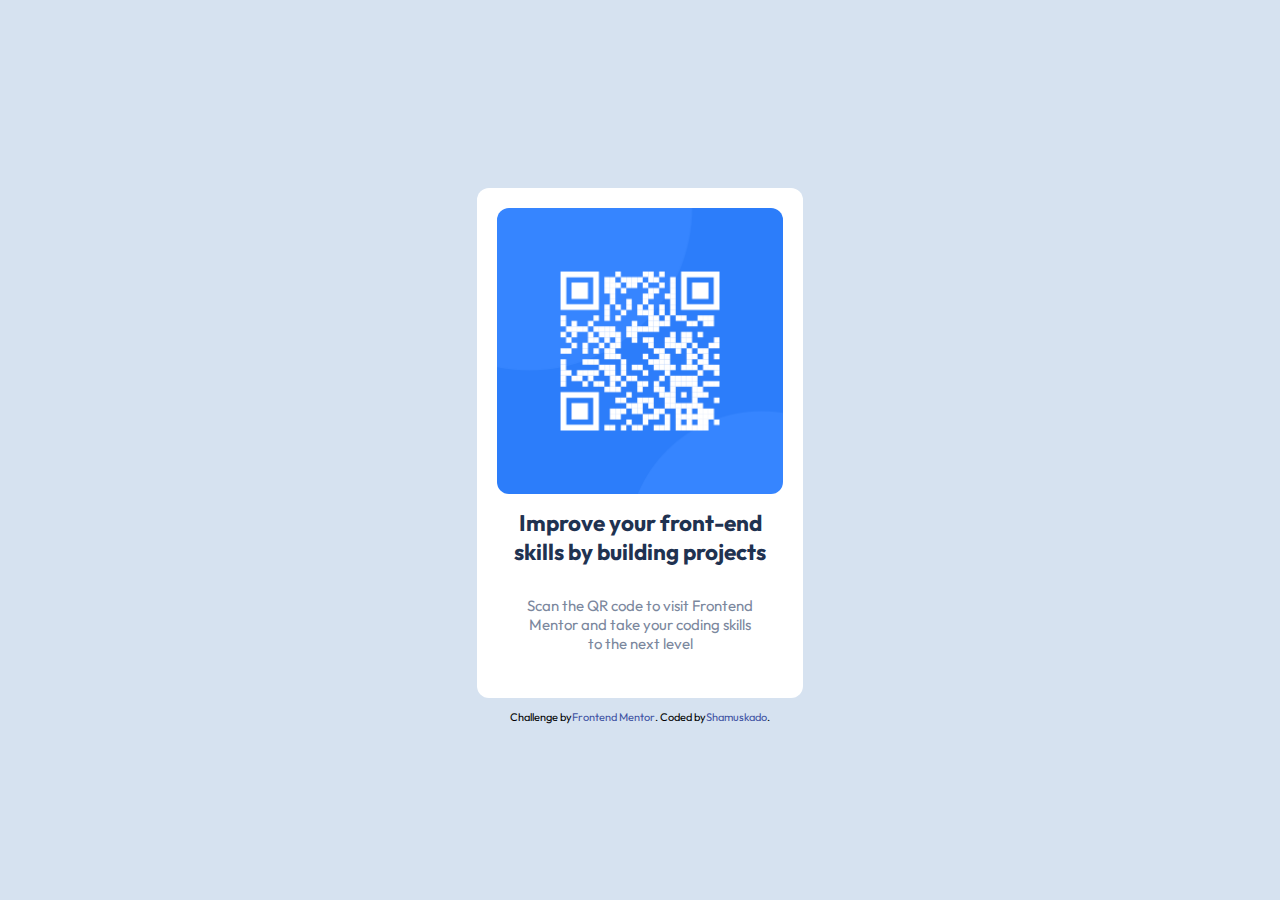
<file: index.html>
<!DOCTYPE html>
<html lang="en">
<head>
  <meta charset="UTF-8">
  <meta name="viewport" content="width=device-width, initial-scale=1.0"> 
  <link rel="stylesheet" href="style.css">
  <link rel="icon" type="image/png" sizes="32x32" href="./images/favicon-32x32.png">
  
  <title>Frontend Mentor | QR code component</title>

  <style>
    .attribution { font-size: 11px; text-align: bottom; }
    .attribution a { color: hsl(228, 45%, 44%); }
  </style>
</head>
<body>
  <div class="container">
    <div class="card">
      <img src="/images/image-qr-code.png" alt="qr-code">
      <div class="text">
        <h2>Improve your front-end skills by building projects
        </h2>
        <p> Scan the QR code to visit Frontend Mentor and take your coding skills to the next level
        </p>
      </div>
    </div>
    <div class="attribution">
      Challenge by <a href="https://www.frontendmentor.io?ref=challenge" target="_blank">Frontend Mentor</a>. 
      Coded by <a href="https://github.com/Shamuskado22"> Shamuskado </a>.
    </div>
  </div>
</body>
</html>
</file>
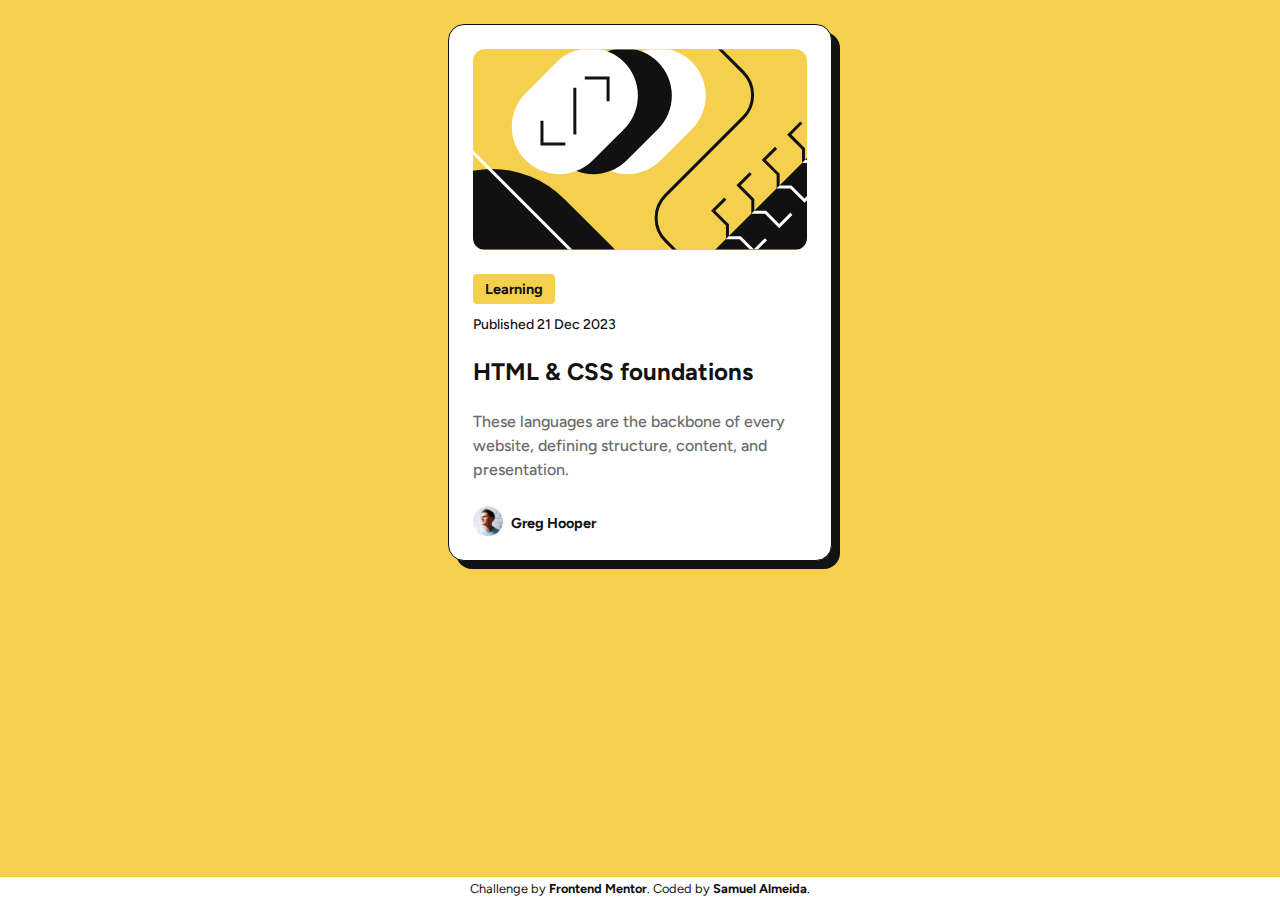
<file: blog-preview-card-main/index.html>
<!DOCTYPE html>
<html lang="en">
  <head>
    <meta charset="UTF-8" />
    <meta name="viewport" content="width=device-width, initial-scale=1.0" />
    <link rel="stylesheet" href="./css/style.css" />
    <link rel="stylesheet" href="./css/media-query.css" />
    <link
      rel="icon"
      type="image/png"
      sizes="32x32"
      href="./assets/images/favicon-32x32.png"
    />

    <title>Frontend Mentor | Blog preview card</title>
  </head>
  <body>
    <main>
      <div class="img"></div>
      <p class="learning">Learning</p>

      <p class="published">Published 21 Dec 2023</p>

      <h1>
        <a href="#" target="_blank" rel="noopener noreferrer"
          >HTML & CSS foundations</a
        >
      </h1>

      <p class="info">
        These languages are the backbone of every website, defining structure,
        content, and presentation.
      </p>
      
      <div class="avatar">
        <img class="avatarimg" src="./assets/images/image-avatar.webp" alt="Avatar Image"></img>
        <span>Greg Hooper</span>
      </div>
    </main>
    <footer>
      Challenge by
      <a href="https://www.frontendmentor.io?ref=challenge" target="_blank"
        >Frontend Mentor</a
      >. Coded by <a href="https://github.com/Shamuskado22" target="_blank">Samuel Almeida</a>.
    </footer>
  </body>
</html>
</file>
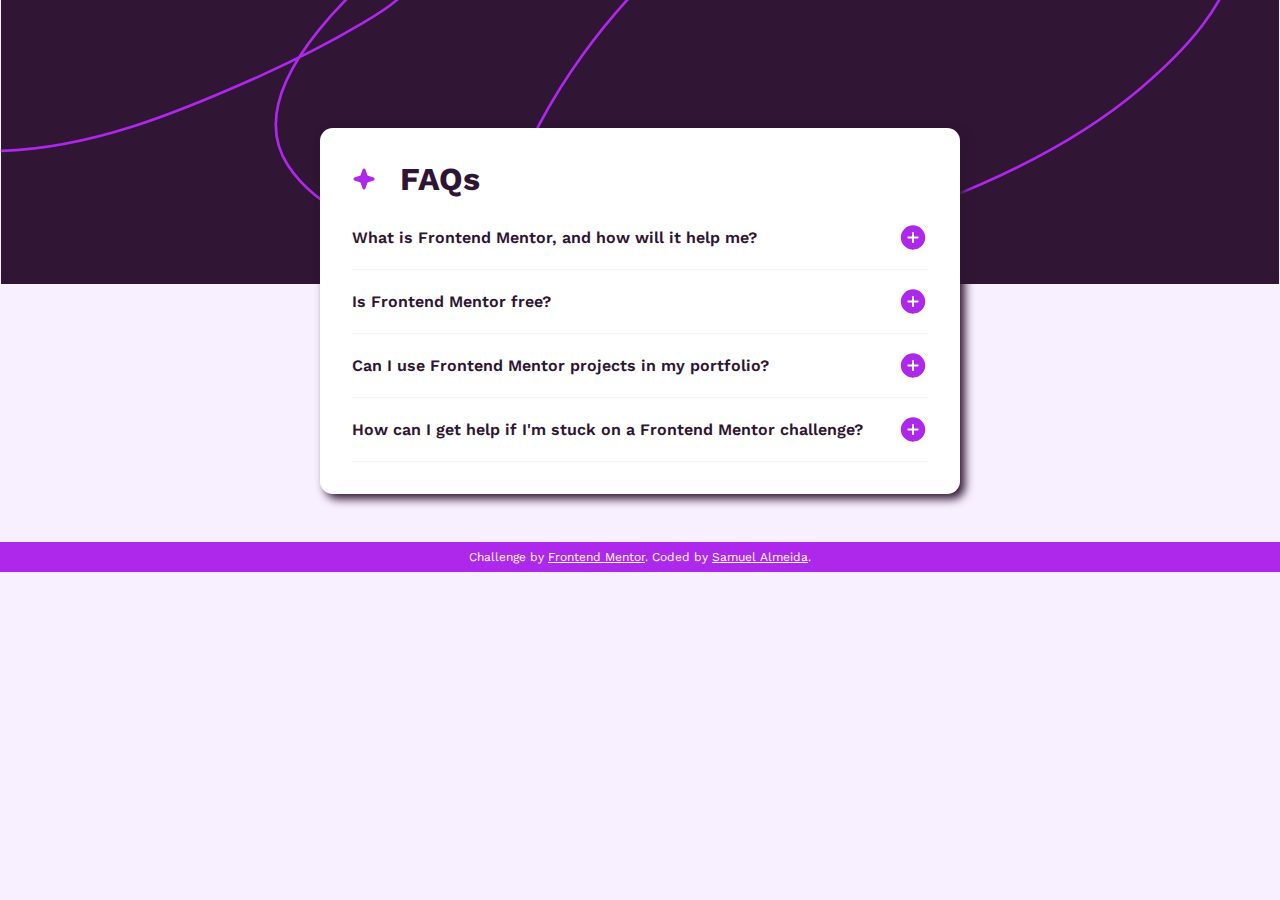
<file: faq-accordion-main/index.html>
<!DOCTYPE html>
<html lang="en">

<head>
  <meta charset="UTF-8">
  <meta name="viewport" content="width=device-width, initial-scale=1.0">
  <!-- displays site properly based on user's device -->

  <link rel="icon" type="image/png" sizes="32x32" href="./assets/images/favicon-32x32.png">
  <link rel="stylesheet" href="./css/style.css">
  <link rel="stylesheet" href="./css/media-query.css">

  <title>Frontend Mentor | FAQ accordion</title>

</head>

<body>
  <main>
    <div class="title">
      <img src="./assets/images/icon-star.svg" alt="Star icon">
      <h1>FAQs</h1>
    </div>
    <section>
      <h2 class="question">
        What is Frontend Mentor, and how will it help me?
        <img class="plus" src="./assets/images/icon-plus.svg" alt="Plus icon">
        <img src="./assets/images/icon-minus.svg" alt="Minus icon" class="minus">
      </h2>
      <p class="answer">
        Frontend Mentor offers realistic coding challenges to help developers improve their
        frontend coding skills with projects in HTML, CSS, and JavaScript. It's suitable for
        all levels and ideal for portfolio building.
      </p>
    </section>
    <section>
      <h2 class="question">
        Is Frontend Mentor free?
        <img class="plus" src="./assets/images/icon-plus.svg" alt="Plus icon">
        <img src="./assets/images/icon-minus.svg" alt="Minus icon" class="minus">
      </h2>
      <p class="answer">
        Yes, Frontend Mentor offers both free and premium coding challenges, with the free
        option providing access to a range of projects suitable for all skill levels.
      </p>
    </section>
    <section>
      <h2 class="question">
        Can I use Frontend Mentor projects in my portfolio?
        <img class="plus" src="./assets/images/icon-plus.svg" alt="Plus icon">
        <img src="./assets/images/icon-minus.svg" alt="Minus icon" class="minus">
      </h2>
      <p class="answer">
        Yes, you can use projects completed on Frontend Mentor in your portfolio. It's an excellent
        way to showcase your skills to potential employers!
      </p>
    </section>
    <section>
      <h2 class="question">
        How can I get help if I'm stuck on a Frontend Mentor challenge?
        <img class="plus" src="./assets/images/icon-plus.svg" alt="Plus icon">
        <img src="./assets/images/icon-minus.svg" alt="Minus icon" class="minus">
      </h2>
      <p class="answer">
        The best place to get help is inside Frontend Mentor's Discord community. There's a help
        channel where you can ask questions and seek support from other community members.
      </p>
    </section>
  </main>


  <footer>
    <div class="attribution">
      Challenge by <a href="https://www.frontendmentor.io?ref=challenge" target="_blank">Frontend Mentor</a>.
      Coded by <a href="https://github.com/Shamuskado22" target="_blank">Samuel Almeida</a>.
    </div>
  </footer>

  <script src="./js/script.js" defer></script>
</body>

</html>
</file>
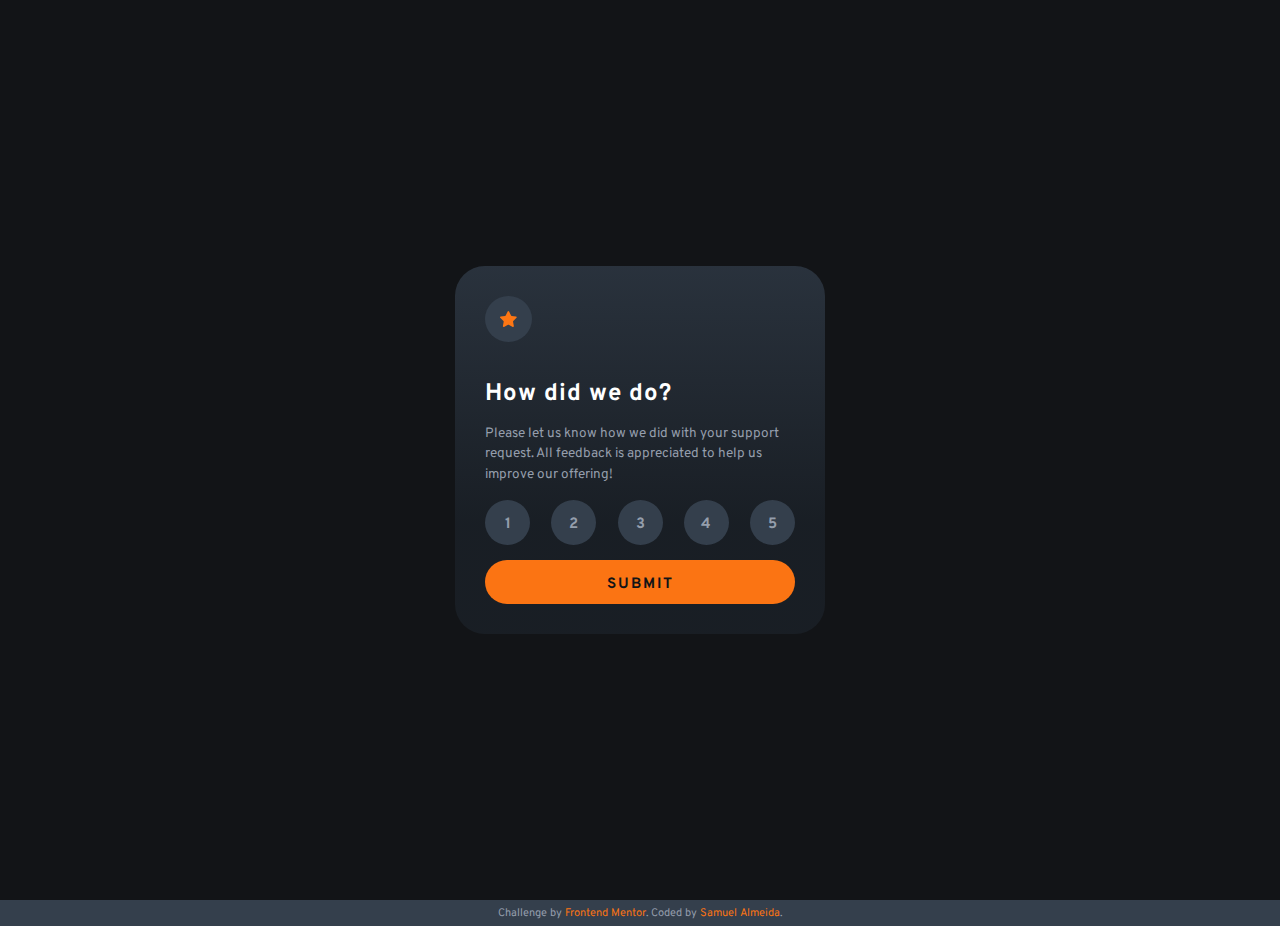
<file: interactive-rating-component-main/index.html>
<!DOCTYPE html>
<html lang="en">

<head>
  <meta charset="UTF-8">
  <meta name="viewport" content="width=device-width, initial-scale=1.0">
  <!-- displays site properly based on user's device -->

  <link rel="icon" type="image/png" sizes="32x32" href="./images/favicon-32x32.png">
  <link rel="stylesheet" href="./css/style.css">
  <link rel="stylesheet" href="./css/media-queries.css">

  <title>Frontend Mentor | Interactive rating component</title>

</head>

<body>

  <main class="container">
    <!-- Rating state start -->

    <div class="rating-container">
      <div class="star-icon-container">
        <img src="./images/icon-star.svg" alt="star icon" class="star-icon">
      </div>
      <h1 class="rating-heading">
        How did we do?
      </h1>
      <p class="rating-message">
        Please let us know how we did with your support request. All feedback is appreciated
        to help us improve our offering!
      </p>
      <div class="rating-options">
        <div class="rating-number">
          <span id="rating-1">1</span>
        </div>
        <div class="rating-number">
          <span id="rating-2">2</span>
        </div>
        <div class="rating-number">
          <span id="rating-3">3</span>
        </div>
        <div class="rating-number">
          <span id="rating-4">4</span>
        </div>
        <div class="rating-number">
          <span id="rating-5">5</span>
        </div>
      </div>
      <button class="submit-button" id="submit-rating">Submit</button>
    </div>
    <!-- Rating state end -->

    <!-- Thank you state start -->

    <div class="thank-you-container hidden">
      <div class="thank-you-illustration-container">
        <img src="./images/illustration-thank-you.svg" alt="thank you illustration" class="thank-you-illustration">
      </div>
      <p class="selected-rating">You selected
        <span class="rating-value" id="selected-rating">
          <!-- Add rating here -->
        </span> out of 5
      </p>
      <h1 class="thank-you-heading">
        Thank you!
      </h1>
      <p class="thank-you-message">
        We appreciate you taking the time to give a rating. If you ever need more support,
        don’t hesitate to get in touch!
      </p>
    </div>

    <!-- Thank you state end -->

  </main>


  <footer class="attribution">
    Challenge by <a href="https://www.frontendmentor.io?ref=challenge" target="_blank">Frontend Mentor</a>.
    Coded by <a href="https://Shamuskado22.github.io" target="_blank">Samuel Almeida</a>.
  </footer>

  <script src="./js/script.js" defer></script>
</body>

</html>
</file>
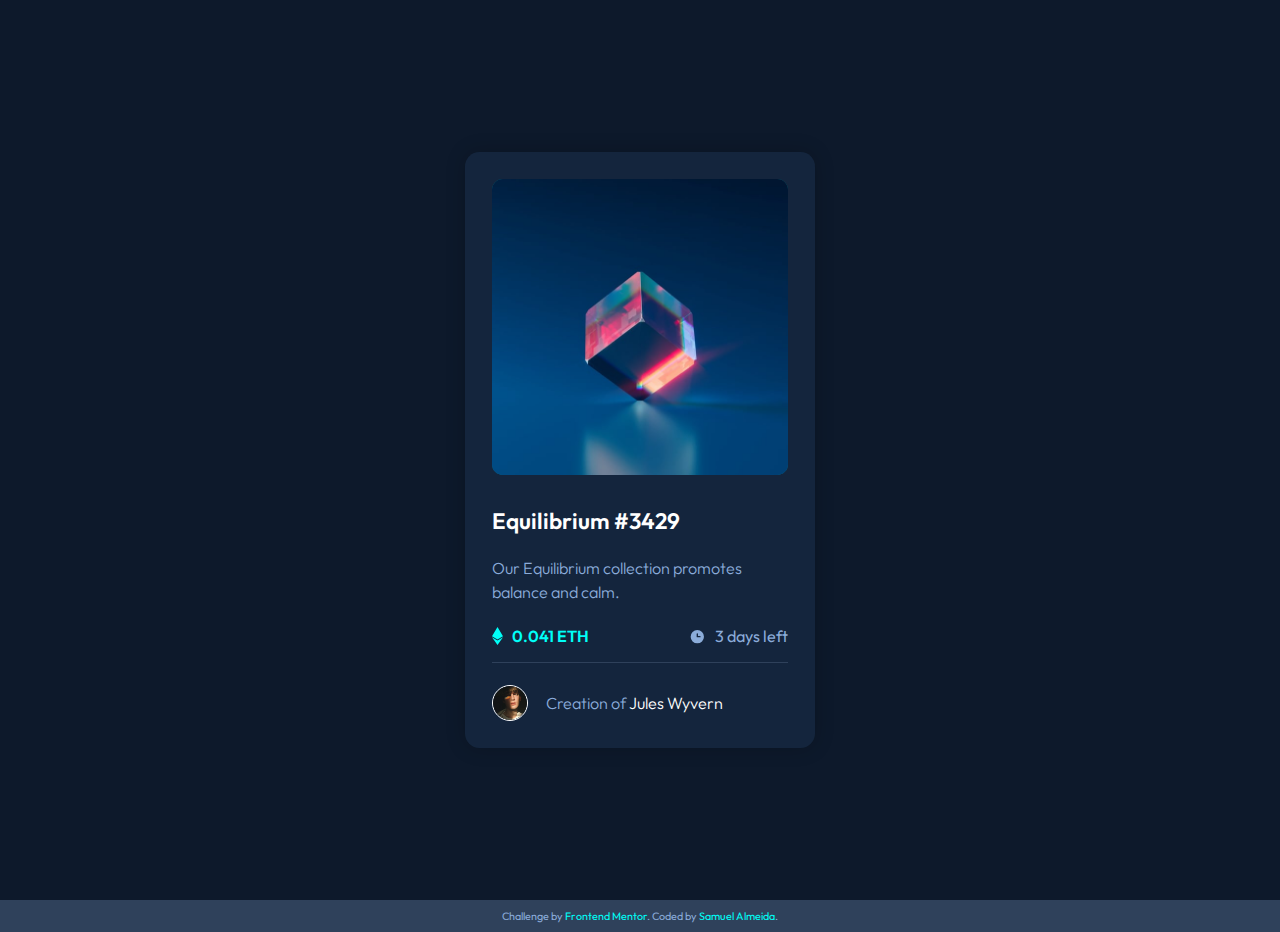
<file: nft-preview-card-component-main/index.html>
<!DOCTYPE html>
<html lang="en">

<head>
  <meta charset="UTF-8">
  <meta name="viewport" content="width=device-width, initial-scale=1.0">
  <!-- displays site properly based on user's device -->

  <link rel="icon" type="image/png" sizes="32x32" href="./images/favicon-32x32.png">

  <link rel="stylesheet" href="./css/style.css">
  <link rel="stylesheet" href="./css/media-queries.css">

  <title>Frontend Mentor | NFT preview card component</title>

</head>

<body>
  <main class="card">
    <div class="card__container">
      <div class="card__image-container">
        <img class="card__image" src="./images/image-equilibrium.jpg" alt="Equilibrium NFT preview">
        <div class="card__image-view-icon-container">
          <img class="card__image-view-icon" src="./images/icon-view.svg" alt="View icon">
        </div>
      </div>

      <h1 class="card__title">Equilibrium #3429</h1>

      <p class="card__subtitle">Our Equilibrium collection promotes balance and calm.</p>

      <div class="card__details">
        <div class="card__price">
          <img src="./images/icon-ethereum.svg" alt="Ethereum icon">
          <span class="card__price-value">0.041 ETH</span>
        </div>

        <div class="card__time-left">
          <img src="./images/icon-clock.svg" alt="Clock icon">
          <span class="card__time-left-text">3 days left</span>
        </div>
      </div>

      <div class="card__creator">
        <img class="card__creator-avatar" src="./images/image-avatar.png" alt="Avatar of Jules Wyvern">
        <p class="card__creator-text">Creation of
          <span class="card__creator-label">Jules Wyvern</span>
        </p>
      </div>
    </div>
  </main>

  <footer class="attribution">
    Challenge by <a href="https://www.frontendmentor.io?ref=challenge" target="_blank">Frontend Mentor</a>.
    Coded by <a href="https://github.com/Shamuskado22" target="_blank">Samuel Almeida</a>.
  </footer>
</body>

</html>
</file>
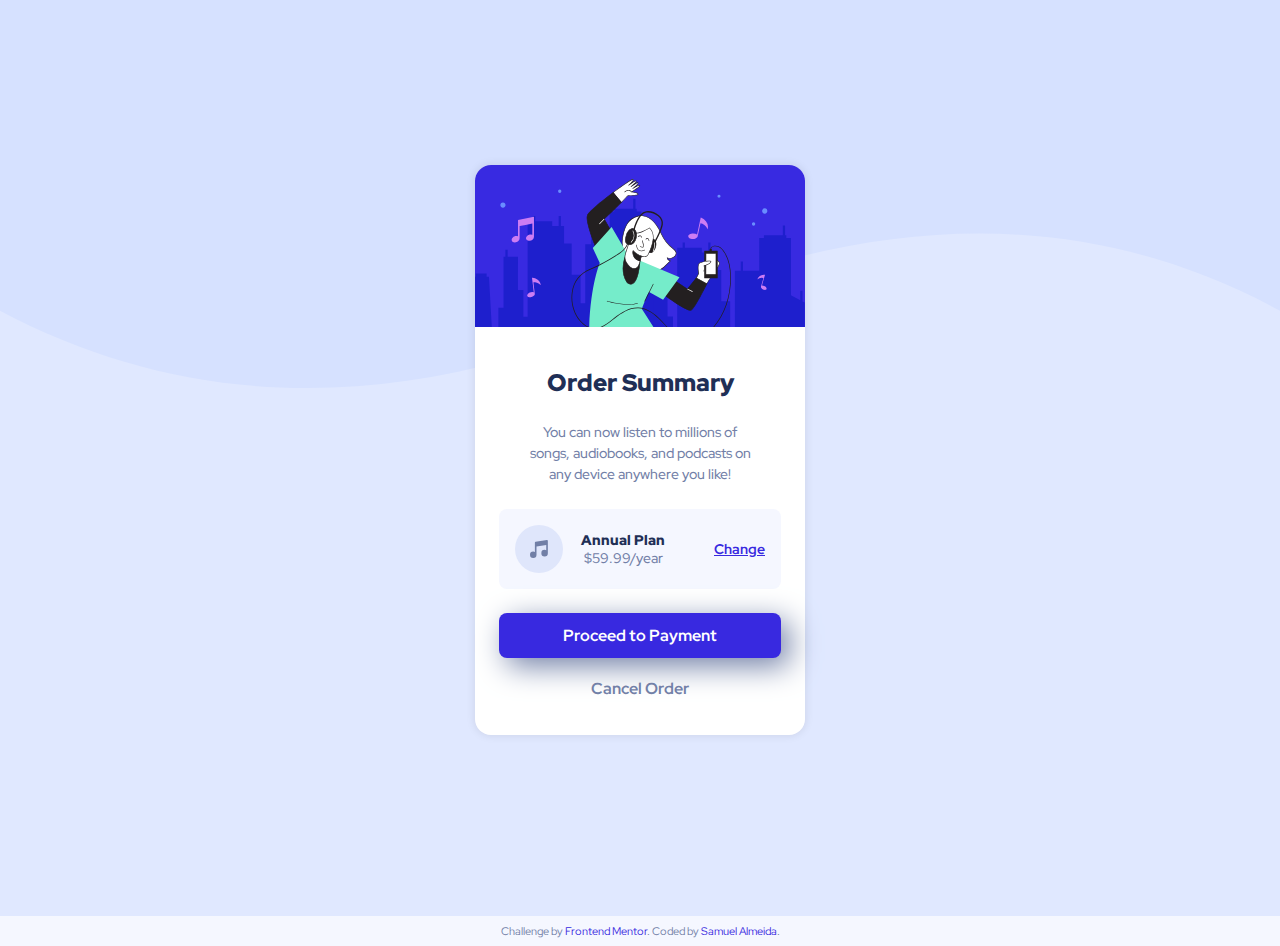
<file: order-summary-component-main/index.html>
<!DOCTYPE html>
<html lang="en">

<head>
  <meta charset="UTF-8">
  <meta name="viewport" content="width=device-width, initial-scale=1.0">
  <!-- displays site properly based on user's device -->

  <link rel="icon" type="image/png" sizes="32x32" href="./images/favicon-32x32.png">
  <link rel="stylesheet" href="./css/style.css">
  <link rel="stylesheet" href="./css/media-queries.css">

  <title>Frontend Mentor | Order summary card</title>

</head>

<body>

  <main class="container">
    <div class="card">
      <div class="card__image-container">
        <img class="card__image" src="./images/illustration-hero.svg" alt="hero image">
      </div>
      <div class="card__content">
        <h1 class="card__title">Order Summary</h1>
        <p class="card__description">
          You can now listen to millions of songs, audiobooks, and podcasts on any
          device anywhere you like!
        </p>
        <div class="card__plan">
          <div class="card__plan-details">
            <img class="card__plan-icon" src="./images/icon-music.svg" alt="Music icon">
            <div class="card__plan-info">
              <span class="card__plan-type">Annual Plan</span>
              <span class="card__plan-price">$59.99/year</span>
            </div>
          </div>
          <a href="#" class="card__plan-change">Change</a>
        </div>
        <div class="card__actions">
          <button class="card__button card__button--primary">Proceed to Payment</button>
          <button class="card__button card__button--secondary">Cancel Order</button>
        </div>
      </div>
    </div>
  </main>

  <footer class="attribution">
    Challenge by <a href="https://www.frontendmentor.io?ref=challenge" target="_blank">Frontend Mentor</a>.
    Coded by <a href="https://github.com/Shamuskado22" target="_blank">Samuel Almeida</a>.
  </footer>
</body>

</html>
</file>
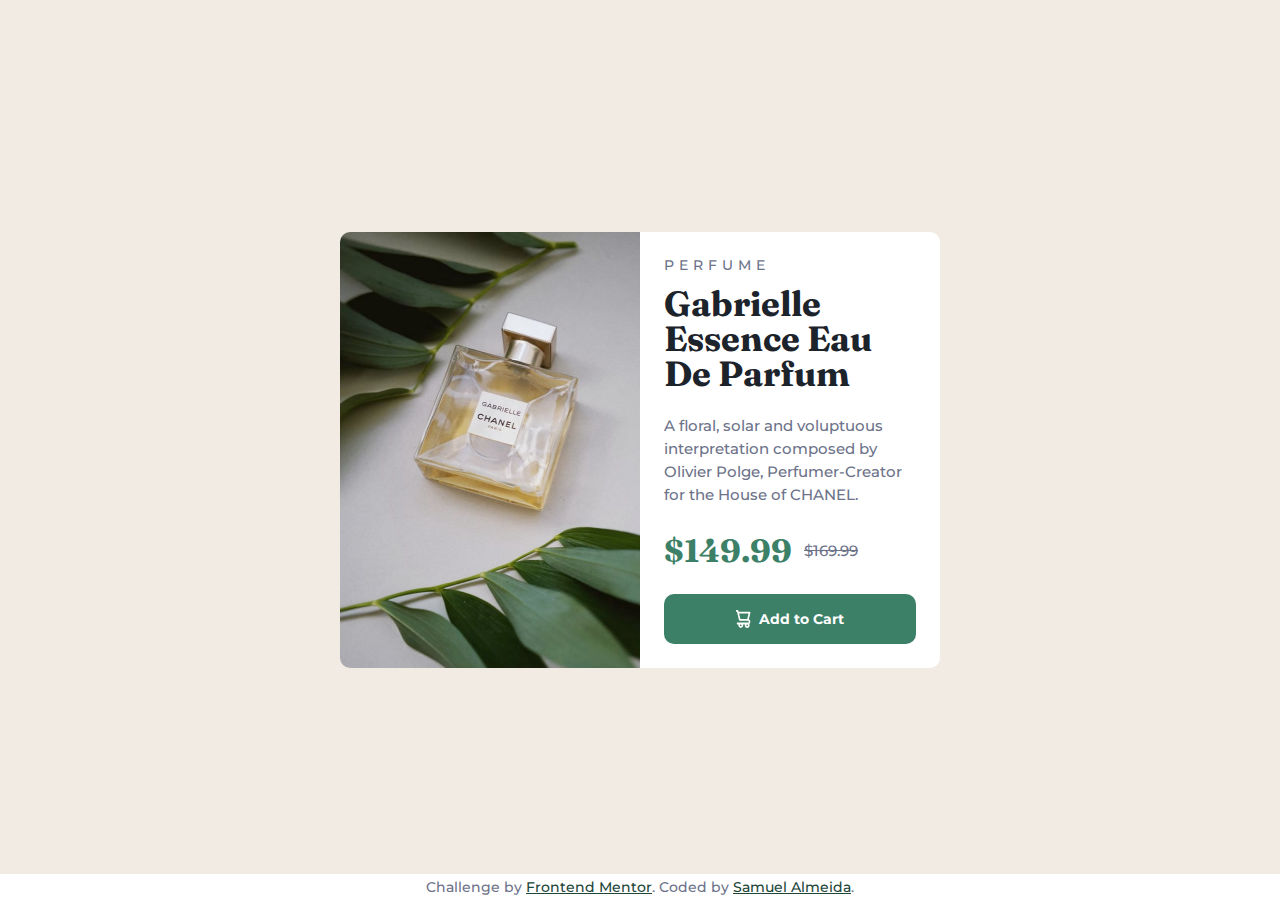
<file: product-preview-card-component-main/index.html>
<!DOCTYPE html>
<html lang="en">
  <head>
    <meta charset="UTF-8" />
    <meta name="viewport" content="width=device-width, initial-scale=1.0" />
    <link
      rel="icon"
      type="image/png"
      sizes="32x32"
      href="./images/favicon-32x32.png"
    />
    <link rel="stylesheet" href="./css/style.css" />
    <link rel="stylesheet" href="./css/media-query.css" />

    <title>Frontend Mentor | Product preview card component</title>
  </head>
  <body>
    <header>
      <section class="headerimg"></section>
    </header>
    <main>
      <section class="mainimg"></section>
      <section class="info">
        <span id="type">Perfume</span>
        <h1>Gabrielle Essence Eau De Parfum</h1>
        <p>
          A floral, solar and voluptuous interpretation composed by Olivier Polge,
          Perfumer-Creator for the House of CHANEL.
        </p>
        <section class="price">
          <span id="discount">$149.99</span>
          <s id="full">$169.99</s>
        </section>
        <button><img src="./images/icon-cart.svg" alt="">Add to Cart</button>
      </section>
    </main>

    <footer>
      Challenge by
      <a href="https://www.frontendmentor.io?ref=challenge" target="_blank"
        >Frontend Mentor</a
      >. Coded by <a href="https://github.com/Shamuskado22">Samuel Almeida</a>.
    </footer>
  </body>
</html>
</file>
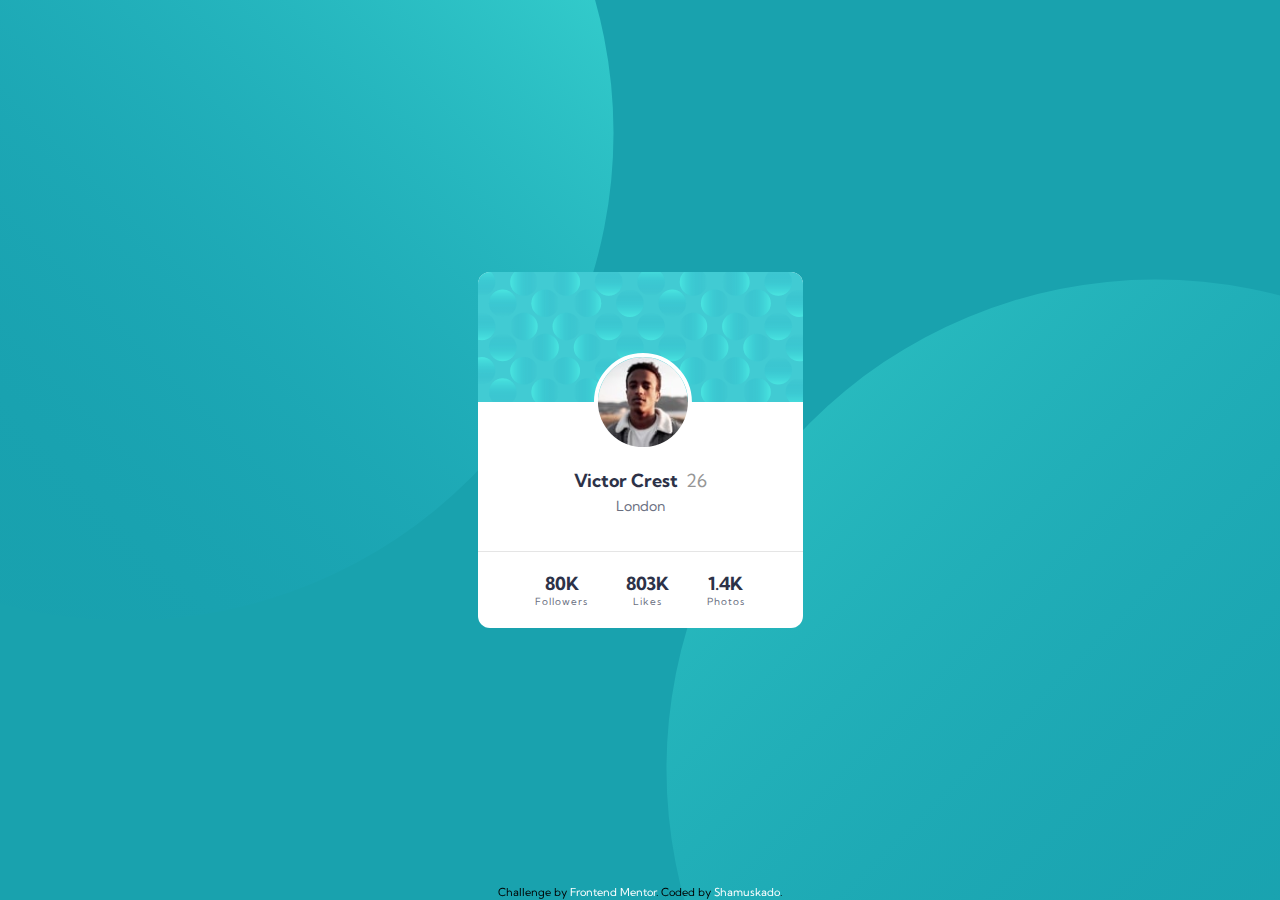
<file: profile-card-component-main/index.html>
<!DOCTYPE html>
<html lang="en">

<head>
  <meta charset="UTF-8">
  <meta name="viewport" content="width=device-width, initial-scale=1.0">

  <link rel="icon" type="image/png" sizes="32x32" href="./images/favicon-32x32.png">

  <link rel="stylesheet" href="style.css">

  <title>Frontend Mentor | Profile card component</title>

  <style>
    .attribution {
      font-size: 11px;
      text-align: center;
      position: fixed;
      bottom: 0;
      left: 50%;
      transform: translate(-50%, -10%);
    }

    .attribution a {
      color: hsl(0, 0%, 100%);
      text-decoration: none;
    }
  </style>
</head>

<body>
  <main>
    <div class="container">
      <div class="card">
        <section class="img">
          <img class="pattern" src="./images/bg-pattern-card.svg" alt="bg-pattern-card">
          <img class="avatar" src="./images/image-victor.jpg" alt="image-victor">
        </section>
        <section class="userinfo">
          <h1>Victor Crest<span> 26</span>
          </h1>
          <p>London</p>
        </section>
        <section class="userstat">
          <div>
            <h1>80K</h1>
            <p>Followers</p>
          </div>

          <div>
            <h1>803K</h1>
            <p>Likes</p>
          </div>

          <div>
            <h1>1.4K</h1>
            <p>Photos</p>
          </div>

        </section>
      </div>
    </div>
  </main>
  <div class="attribution">
    Challenge by <a href="https://www.frontendmentor.io?ref=challenge" target="_blank">Frontend Mentor</a>.
    Coded by <a href="https://github.com/Shamuskado22">Shamuskado</a>.
  </div>
</body>

</html>
</file>
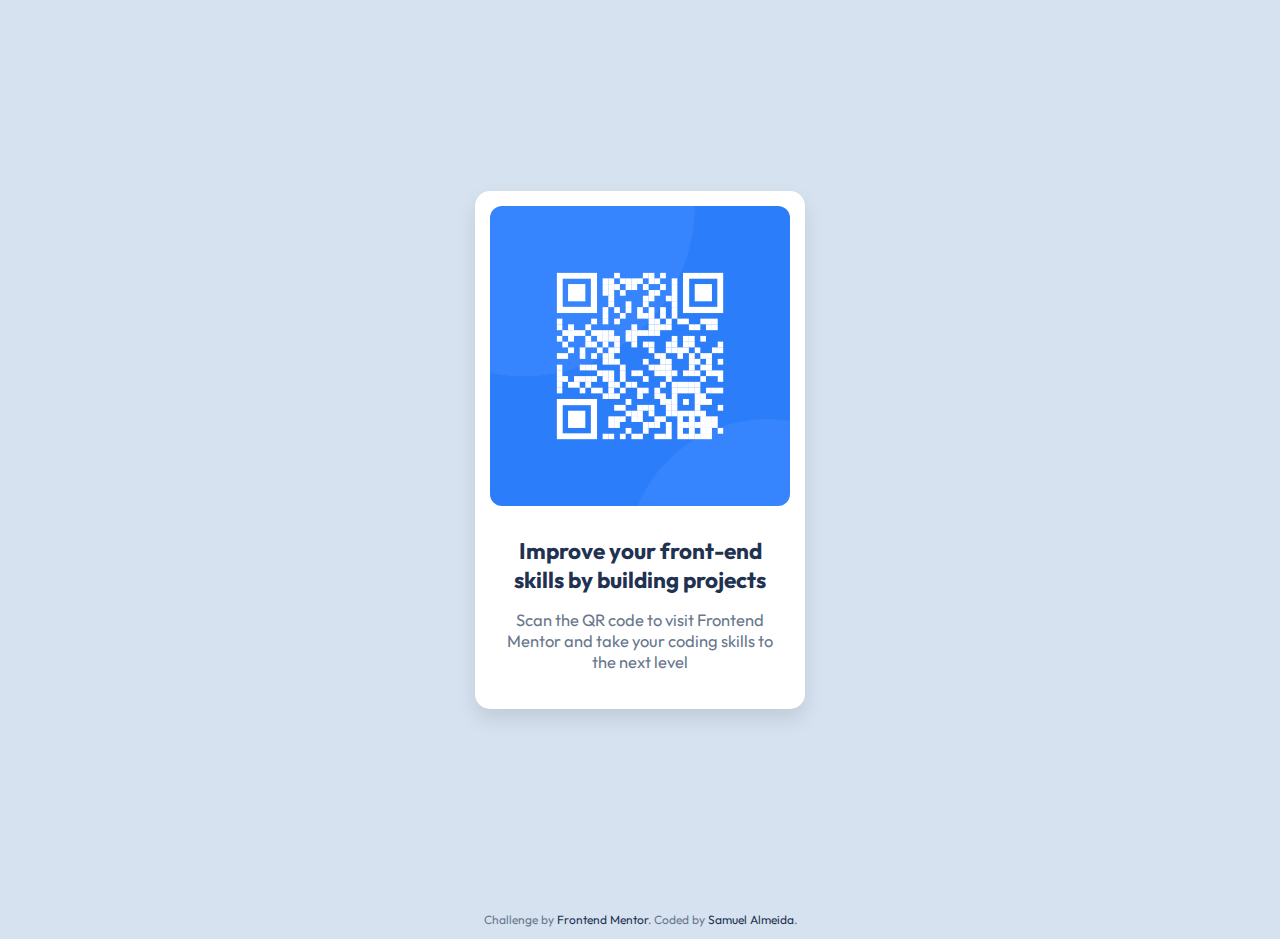
<file: qr-code-component-main/index.html>
<!DOCTYPE html>
<html lang="en">

<head>
  <meta charset="UTF-8">
  <meta name="viewport" content="width=device-width, initial-scale=1.0">
  <!-- displays site properly based on user's device -->

  <link rel="icon" type="image/png" sizes="32x32" href="./images/favicon-32x32.png">
  <link rel="stylesheet" href="./css/styles.css">
  <link rel="stylesheet" href="./css/media-queries.css">

  <title>Frontend Mentor | QR code component</title>

</head>

<body>

  <main class="container">
    <div class="card__container">

      <div class="card__qr-code-container">
        <img class="card__qr-code" src="./images/image-qr-code.png" alt="QR code">
      </div>

      <div class="card__content">
        <h1 class="card__title">Improve your front-end skills by building projects</h1>
        <p class="card__description">
          Scan the QR code to visit Frontend Mentor and
          take your coding skills to the next level
        </p>
      </div>

    </div>
  </main>

  <footer class="attribution">
    Challenge by <a href="https://www.frontendmentor.io?ref=challenge" target="_blank">Frontend Mentor</a>.
    Coded by <a href="https://github.com/Shamuskado22" target="_blank">Samuel Almeida</a>.
  </footer>
</body>

</html>
</file>
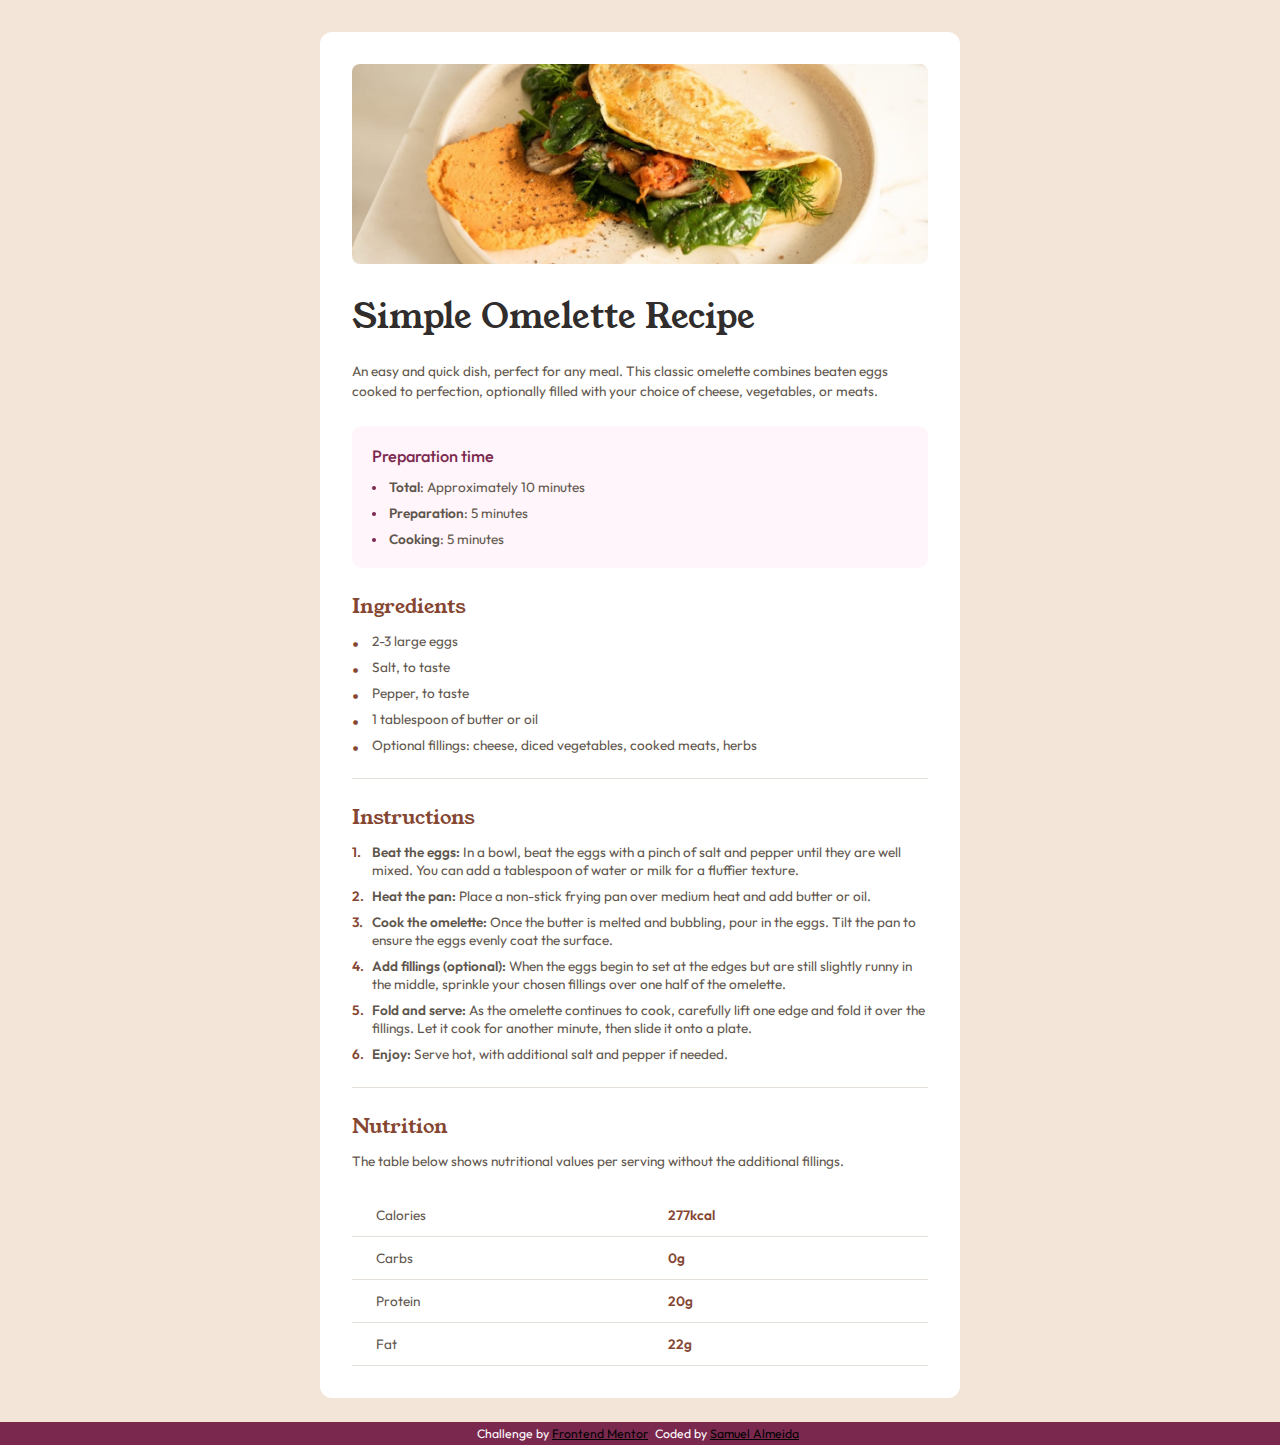
<file: recipe-page-main/index.html>
<!DOCTYPE html>
<html lang="en">
  <head>
    <meta charset="UTF-8" />
    <meta name="viewport" content="width=device-width, initial-scale=1.0" />
    <link rel="stylesheet" href="./css/style.css" />
    <link rel="stylesheet" href="./css/media-query.css" />
    <link
      rel="icon"
      type="image/png"
      sizes="32x32"
      href="./assets/images/favicon-32x32.png"
    />
    <title>Frontend Mentor | Recipe page</title>
  </head>
  <body>
    <header>
      <div class="img"></div>
    </header>
    <main>
      <article>
        <h1>Simple Omelette Recipe</h1>
        <p>
          An easy and quick dish, perfect for any meal. This classic omelette
          combines beaten eggs cooked to perfection, optionally filled with your
          choice of cheese, vegetables, or meats.
        </p>
        <section class="prep">
          <h3>Preparation time</h3>
          <ul>
            <li><span>Total</span>: Approximately 10 minutes</li>
            <li><span>Preparation</span>: 5 minutes</li>
            <li><span>Cooking</span>: 5 minutes</li>
          </ul>
        </section>
        <h2>Ingredients</h2>
        <ul>
          <li>2-3 large eggs</li>
          <li>Salt, to taste</li>
          <li>Pepper, to taste</li>
          <li>1 tablespoon of butter or oil</li>
          <li>
            Optional fillings: cheese, diced vegetables, cooked meats, herbs
          </li>
        </ul>
        <h2>Instructions</h2>
        <ol>
          <li>
            <span>Beat the eggs:</span> In a bowl, beat the eggs with a pinch of
            salt and pepper until they are well mixed. You can add a tablespoon
            of water or milk for a fluffier texture.
          </li>
          <li>
            <span>Heat the pan:</span> Place a non-stick frying pan over medium
            heat and add butter or oil.
          </li>
          <li>
            <span>Cook the omelette:</span> Once the butter is melted and
            bubbling, pour in the eggs. Tilt the pan to ensure the eggs evenly
            coat the surface.
          </li>
          <li>
            <span>Add fillings (optional):</span> When the eggs begin to set at
            the edges but are still slightly runny in the middle, sprinkle your
            chosen fillings over one half of the omelette.
          </li>
          <li>
            <span>Fold and serve:</span> As the omelette continues to cook,
            carefully lift one edge and fold it over the fillings. Let it cook
            for another minute, then slide it onto a plate.
          </li>
          <li>
            <span>Enjoy:</span> Serve hot, with additional salt and pepper if
            needed.
          </li>
        </ol>
      </article>

      <aside>
        <h2 id="nutrition">Nutrition</h2>
        <p>
          The table below shows nutritional values per serving without the
          additional fillings.
        </p>

        <table>
          <tr>
            <td>Calories</td>
            <td>277kcal</td>
          </tr>
          <tr>
            <td>Carbs</td>
            <td>0g</td>
          </tr>
          <tr>
            <td>Protein</td>
            <td>20g</td>
          </tr>
          <tr>
            <td>Fat</td>
            <td>22g</td>
          </tr>
        </table>
      </aside>
    </main>
    <footer>
      <div class="attribution">
        Challenge by
        <a href="https://www.frontendmentor.io?ref=challenge" target="_blank"
          >Frontend Mentor</a
        > Coded by
        <a href="https://github.com/shamuskado22">Samuel Almeida</a>
      </div>
    </footer>
  </body>
</html>
</file>
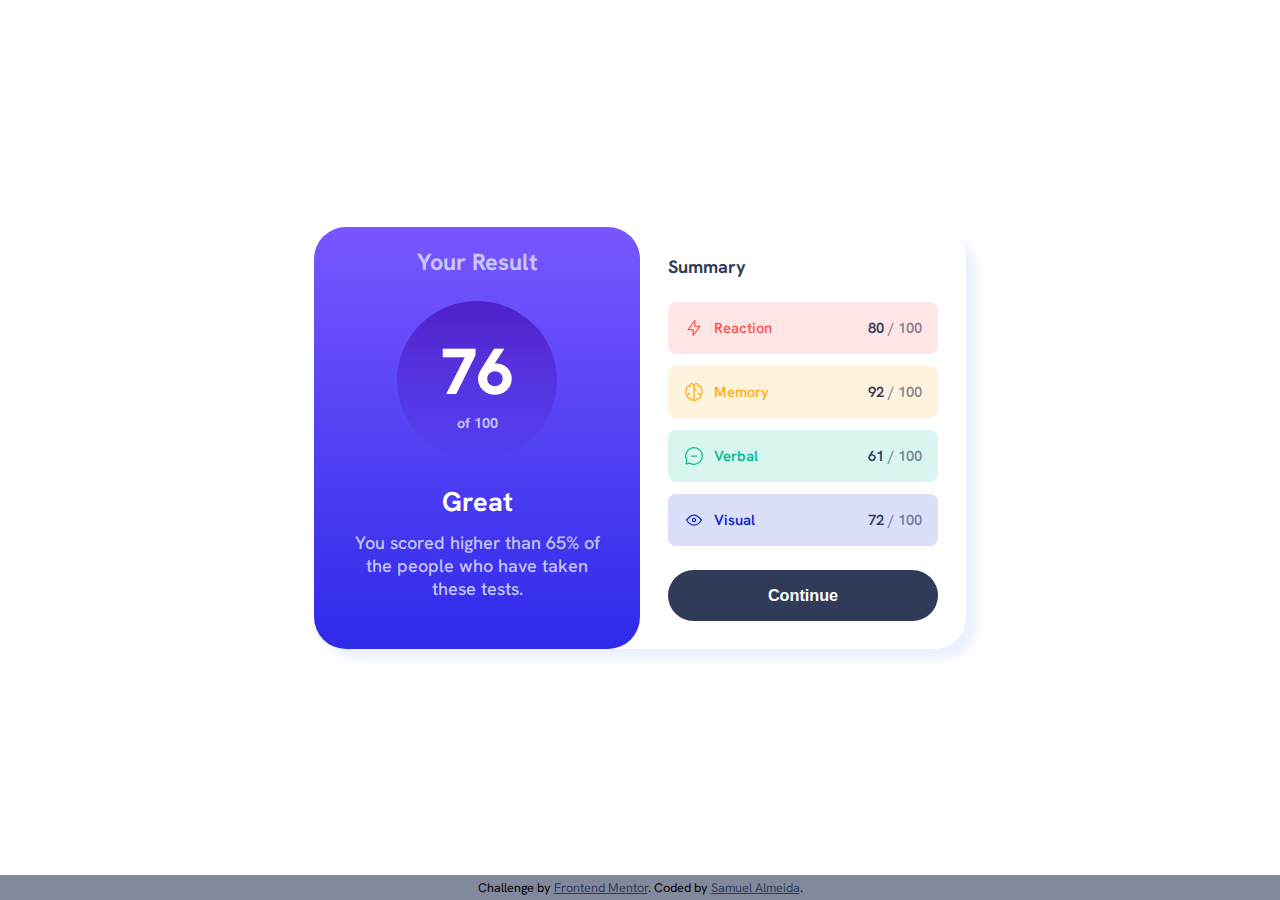
<file: results-summary-component-main/index.html>
<!DOCTYPE html>
<html lang="en">
  <head>
    <meta charset="UTF-8" />
    <meta name="viewport" content="width=device-width, initial-scale=1.0" />
    <link rel="stylesheet" href="./css/style.css" />
    <link rel="stylesheet" href="./media-query.css" />
    <link
      rel="icon"
      type="image/png"
      sizes="32x32"
      href="./assets/images/favicon-32x32.png"
    />

    <title>Frontend Mentor | Results summary component</title>
  </head>
  <body>
    <main>
      <section class="result">
        <h1>Your Result</h1>
        <div class="percent">
          <span>76</span>
          of 100
        </div>
        <h2>Great</h2>
        <p>
          You scored higher than 65% of the people who have taken these tests.
        </p>
      </section>

      <section class="summary">
        <h1>Summary</h1>
        <div class="data" id="reaction">
          <div>
            <img
              src="./assets/images/icon-reaction.svg"
              alt="Reaction Icon"
            />Reaction
          </div>
          <div>
            <p>80 <span>/ 100</span></p>
          </div>
        </div>
        <div class="data" id="memory">
          <div>
            <img
              src="./assets/images/icon-memory.svg"
              alt="Memory Icon"
            />Memory
          </div>
          <p>92 <span>/ 100</span></p>
        </div>
        <div class="data" id="verbal">
          <div>
            <img
              src="./assets/images/icon-verbal.svg"
              alt="Verbal Icon"
            />Verbal
          </div>
          <p>61 <span>/ 100</span></p>
        </div>
        <div class="data" id="visual">
          <div>
            <img
              src="./assets/images/icon-visual.svg"
              alt="Visual Icon"
            />Visual
          </div>
          <p>72 <span>/ 100</span></p>
        </div>
        <button>Continue</button>
      </section>
    </main>
    <footer>
      Challenge by
      <a href="https://www.frontendmentor.io?ref=challenge" target="_blank"
        >Frontend Mentor</a
      >. Coded by <a href="https://github.com/Shamuskado22">Samuel Almeida</a>.
    </footer>
  </body>
</html>
</file>
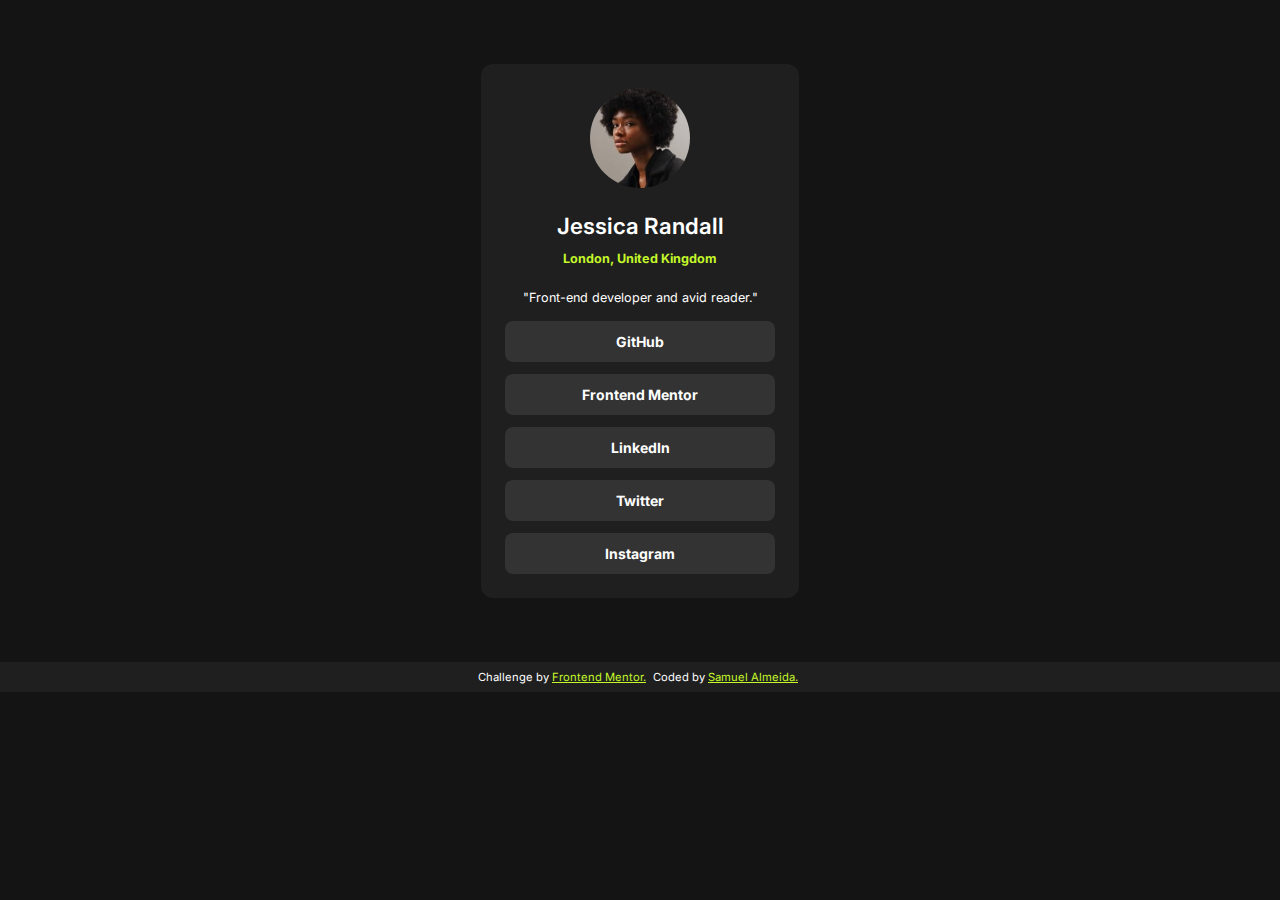
<file: social-links-profile-main/index.html>
<!DOCTYPE html>
<html lang="en">
  <head>
    <meta charset="UTF-8" />
    <meta name="viewport" content="width=device-width, initial-scale=1.0" />

    <link
      rel="icon"
      type="image/png"
      sizes="32x32"
      href="./assets/images/favicon-32x32.png"
    />
    <link rel="stylesheet" href="./css/style.css" />
    <link rel="stylesheet" href="./css/media-query.css" />

    <title>Frontend Mentor | Social links profile</title>
  </head>
  <body>
    <main>
      <section class="img"></section>
      <h1>Jessica Randall</h1>
      <h2>London, United Kingdom</h2>
      <p>"Front-end developer and avid reader."</p>
      <ul>
        <li>
          <a href="#" target="_blank" rel="noopener noreferrer">GitHub</a>
        </li>
        <li>
          <a href="#" target="_blank" rel="noopener noreferrer"
            >Frontend Mentor</a
          >
        </li>
        <li>
          <a href="#" target="_blank" rel="noopener noreferrer">LinkedIn</a>
        </li>
        <li>
          <a href="#" target="_blank" rel="noopener noreferrer">Twitter</a>
        </li>
        <li>
          <a href="#" target="_blank" rel="noopener noreferrer">Instagram</a>
        </li>
      </ul>
    </main>

    <footer>
      Challenge by
      <a href="https://www.frontendmentor.io?ref=challenge" target="_blank"
        >Frontend Mentor.</a
      >
      Coded by
      <a href="https://github.com/Shamuskado22" target="_blank"
        >Samuel Almeida.</a
      >
    </footer>
  </body>
</html>
</file>
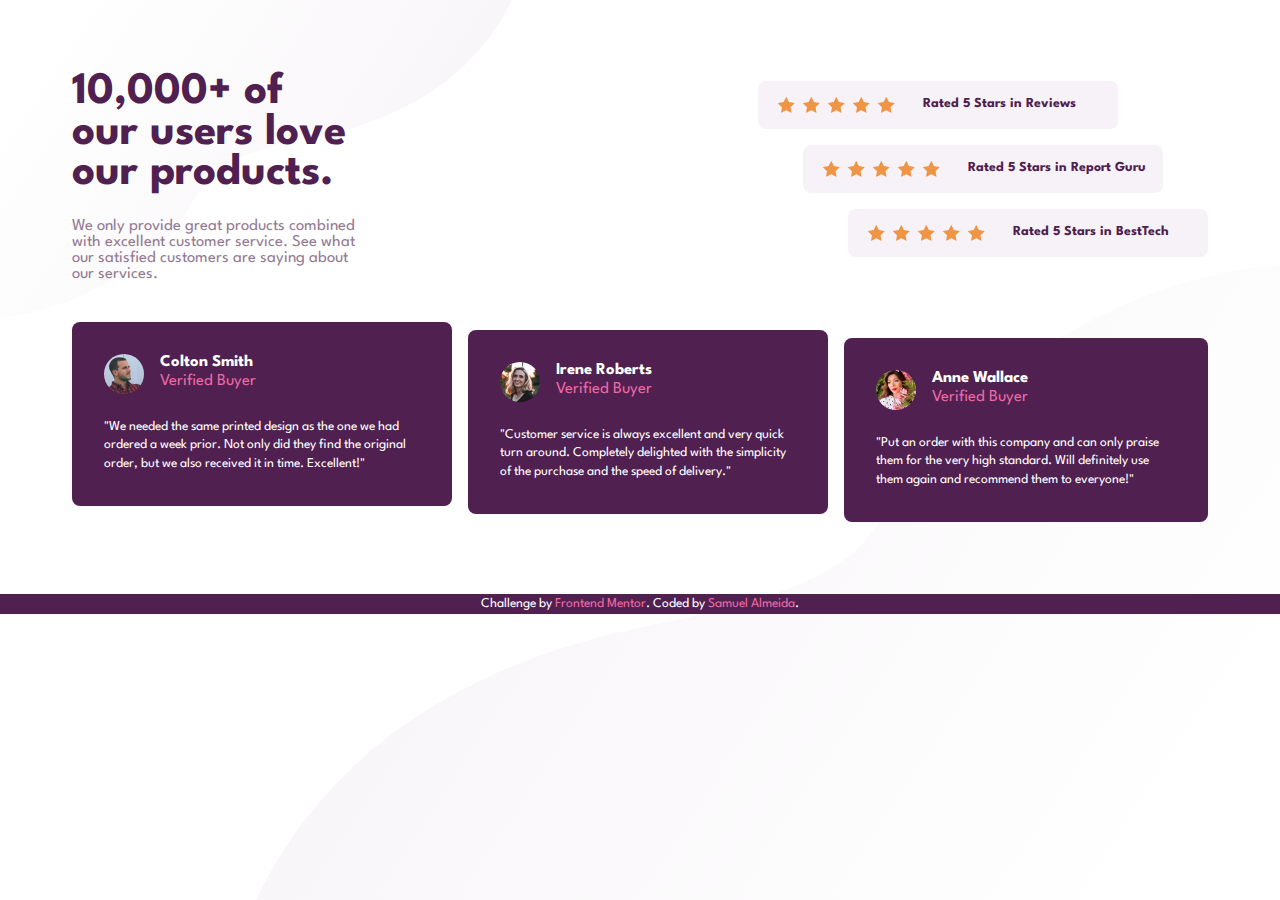
<file: social-proof-section-master/index.html>
<!DOCTYPE html>
<html lang="en">
  <head>
    <meta charset="UTF-8" />
    <meta name="viewport" content="width=device-width, initial-scale=1.0" />

    <link
      rel="icon"
      type="image/png"
      sizes="32x32"
      href="./images/favicon-32x32.png"
    />
    <link rel="stylesheet" href="./css/style.css">
    <link rel="stylesheet" href="./css/media-query.css">
    <title>Frontend Mentor | Social Proof Section</title>

  </head>
  <body>
    <main>
      <section>
        <article>
          <h1>10,000+ of our users love our products.</h1>
          <p>
            We only provide great products combined with excellent customer service.
            See what our satisfied customers are saying about our services.
          </p>
        </article>
        
        <div class="rating">
          <div class="stars">
            <img src="./images/icon-star.svg" alt="icon-star">
            <img src="./images/icon-star.svg" alt="icon-star">
            <img src="./images/icon-star.svg" alt="icon-star">
            <img src="./images/icon-star.svg" alt="icon-star">
            <img src="./images/icon-star.svg" alt="icon-star">
            <p>Rated 5 Stars in Reviews</p>
          </div>
          <div class="stars">
            <img src="./images/icon-star.svg" alt="icon-star">
            <img src="./images/icon-star.svg" alt="icon-star">
            <img src="./images/icon-star.svg" alt="icon-star">
            <img src="./images/icon-star.svg" alt="icon-star">
            <img src="./images/icon-star.svg" alt="icon-star">
            <p>Rated 5 Stars in Report Guru</p>
          </div>
          <div class="stars">
            <img src="./images/icon-star.svg" alt="icon-star">
            <img src="./images/icon-star.svg" alt="icon-star">
            <img src="./images/icon-star.svg" alt="icon-star">
            <img src="./images/icon-star.svg" alt="icon-star">
            <img src="./images/icon-star.svg" alt="icon-star">
            <p>Rated 5 Stars in BestTech</p>
          </div>
        </div>
        
        <aside>
          <div class="comment">
            <div class="user">
              <img src="./images/image-colton.jpg" alt="image-colton">
              <div class="userinfo">
                <h2>Colton Smith</h2>
                <p class="buyer">Verified Buyer</p>
              </div>
            </div>
            <p>
              "We needed the same printed design as the one we had ordered a week prior.
              Not only did they find the original order, but we also received it in time.
              Excellent!"
            </p>
          </div>
       
          <div class="comment">
            <div class="user">
              <img src="./images/image-irene.jpg" alt="image-irene">
              <div class="userinfo">
                <h2>Irene Roberts</h2>
                <p class="buyer">Verified Buyer</p>
              </div>
            </div>
            <p>
              "Customer service is always excellent and very quick turn around. Completely
              delighted with the simplicity of the purchase and the speed of delivery."
            </p>
          </div>
        
          <div class="comment">
            <div class="user">
              <img src="./images/image-anne.jpg" alt="image-anne">
              <div class="userinfo">
                <h2>Anne Wallace</h2>
                <p class="buyer">Verified Buyer</p>
              </div>
            </div>
            <p>
              "Put an order with this company and can only praise them for the very high
              standard. Will definitely use them again and recommend them to everyone!"
            </p>
          </div>
        </aside>
      </section>
    </main>

    <footer>
      <div class="attribution">
        Challenge by
        <a href="https://www.frontendmentor.io?ref=challenge" target="_blank"
          rel="external">Frontend Mentor</a
        >. Coded by <a href="https://github.com/Shamuskado22" target="_blank" rel="external">Samuel Almeida</a>.
      </div>
    </footer>
  </body>
</html>
</file>
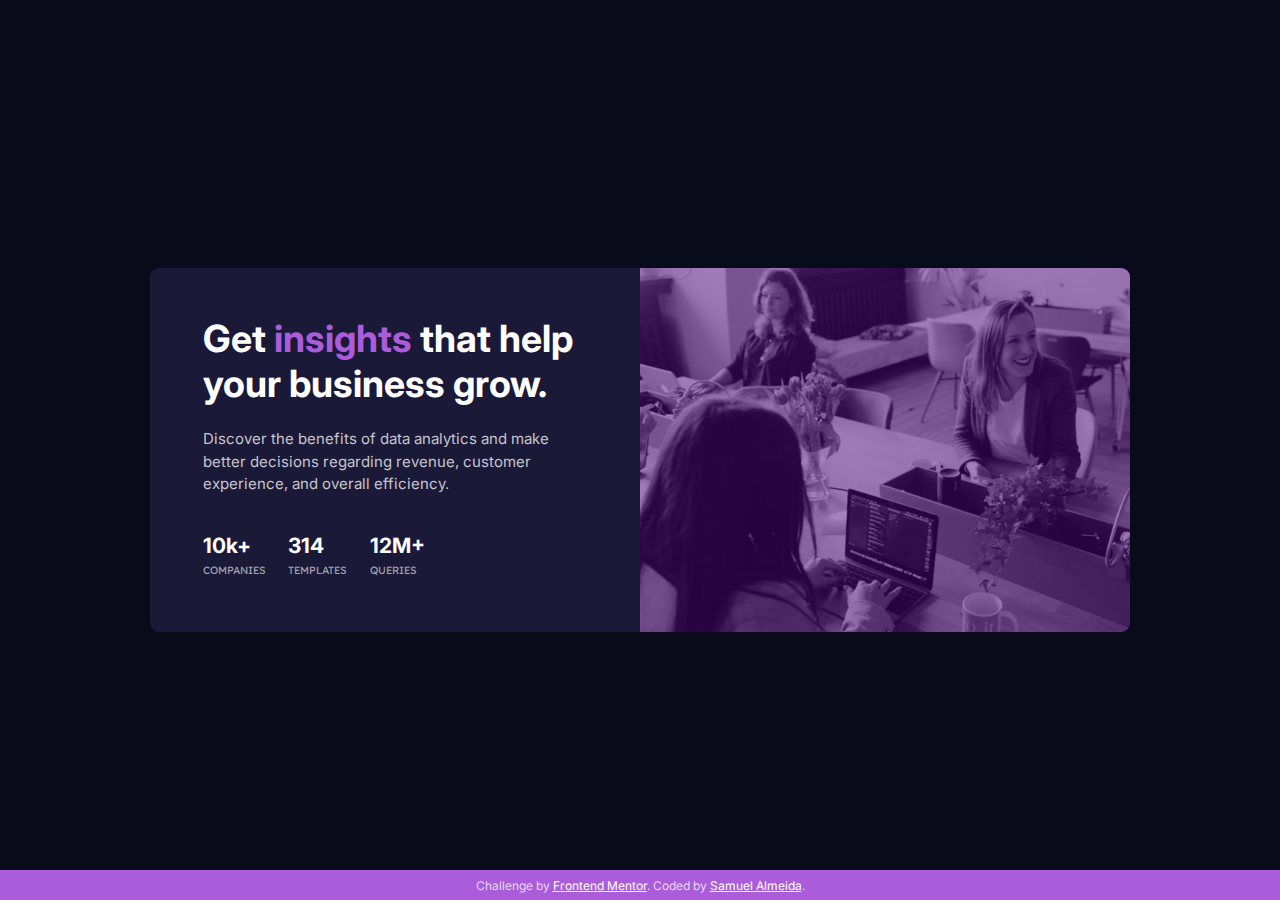
<file: stats-preview-card-component-main/index.html>
<!DOCTYPE html>
<html lang="en">

<head>
  <meta charset="UTF-8">
  <meta name="viewport" content="width=device-width, initial-scale=1.0">
  <!-- displays site properly based on user's device -->

  <link rel="icon" type="image/png" sizes="32x32" href="./images/favicon-32x32.png">
  <link rel="stylesheet" href="./css/style.css">
  <link rel="stylesheet" href="./css/media-queries.css">

  <title>Frontend Mentor | Stats preview card component</title>

</head>

<body>

  <main class="card">

    <div class="card__content">
      <div class="card__image">
        <img src="./images/image-header-mobile.jpg" alt="Header Image">
      </div>

      <div class="card__details">
        <div class="card__text">
          <h1 class="card__title">Get
            <span class="card__highlight">insights</span>
            that help your business grow.
          </h1>
          <p class="card__description">
            Discover the benefits of data analytics and make better decisions regarding revenue, customer
            experience, and overall efficiency.
          </p>
        </div>
        <div class="card__stats">
          <p class="card__stat">10k+ <span class="card__stat-label">companies</span></p>
          <p class="card__stat">314 <span class="card__stat-label">templates</span></p>
          <p class="card__stat">12m+ <span class="card__stat-label">queries</span></p>
        </div>
      </div>

    </div>

  </main>

  <footer class="attribution">
    Challenge by <a href="https://www.frontendmentor.io?ref=challenge" target="_blank">Frontend Mentor</a>.
    Coded by <a href="https://github.com/Shamuskado22">Samuel Almeida</a>.
  </footer>
</body>

</html>
</file>
<file: style.css>
@import url('https://fonts.googleapis.com/css2?family=Outfit:wght@100..900&display=swap');
* {
    margin: 0;
    padding: 0;
}

body {
    background-color: hsl(212, 45%, 89%);
    font-family: 'Outfit', sans-serif;
    min-height: 100vh;
    display: flex;
    align-items: center;
    font-size: 15px;
}

.container {
    width: 350px;
    margin: 0 auto;
}

.card {
    background-color: hsl(0, 0%, 100%);
    margin: 12px;
    padding: 20px;
    border-radius: 12px;
    text-align: center;
}

.card img {
    width: 100%;
    border-radius: 12px;
    
}

.text {
    padding: 10px ;
}

h2 {
    padding-bottom: 15px;
    color: hsl(218, 44%, 22%)
}

p {
    padding: 15px;
    color: hsl(220, 15%, 55%);
}

.attribution {
    margin: 0;
    padding: 0;
    display: flex;
    justify-content: center;
}

a{
    text-decoration: none;
}
</file>
<file: blog-preview-card-main/css/style.css>
@import url("https://fonts.googleapis.com/css2?family=Figtree:ital,wght@0,300..900;1,300..900&display=swap");

:root {
  --Yellow: hsl(47, 88%, 63%);

  --White: hsl(0, 0%, 100%);

  --Gray-500: hsl(0, 0%, 42%);
  --Gray-950: hsl(0, 0%, 7%);
}

* {
  padding: 0;
  margin: 0;
  box-sizing: border-box;
}

body {
  background-color: var(--Yellow);
  color: var(--Gray-950);
  font-size: 16px;
  font-family: "Figtree", sans-serif;
}

main {
  width: 318px;
  background-color: var(--White);
  border: 1px solid var(--Gray-950);
  box-shadow: 8px 8px 0 var(--Gray-950);
  border-radius: 16px;
  margin: 24px auto;
  padding: 24px;
}

main .img {
  height: 201px;
  border-radius: 12px;
  background: var(--Yellow) url(../assets/images/illustration-article.svg) center/cover;
  margin-bottom: 24px;
}

main .learning {
  background-color: var(--Yellow);
  display: inline-block;
  padding: 6px 12px;
  margin-bottom: 12px;
  border-radius: 4px;
  font-size: 0.76em;
  font-weight: 700;
}

main .published {
  font-size: 0.77em;
  font-weight: 500;
  margin-bottom: 24px;
}

main h1 {
  font-size: 1.24em;
  margin-bottom: 24px;
}

main h1 a {
  text-decoration: none;
  color: var(--Gray-950);
}

main h1 a:active {
  color: var(--Yellow);
}

main .info {
  font-size: 0.85em;
  font-weight: 500;
  color: var(--Gray-500);
  line-height: 1.5em;
  margin-bottom: 24px;
}

main .avatar {
  display: flex;
}

.avatar .avatarimg {
  height: 30px;
  margin-right: 8px;
}

.avatar span {
  font-size: 0.85em;
  font-weight: 700;
  margin-top: 8px;
}

footer {
  background-color: var(--White);
  font-size: 0.8em;
  text-align: center;
  padding: 4px;
  color: var(--Gray-950);
}

footer a {
  color: var(--Gray-950);
  text-decoration: none;
  font-weight: 700;
  transition: color 0.2s ease-in-out;
}

footer a:active {
  color: var(--Yellow);
}
</file>
<file: blog-preview-card-main/css/media-query.css>
@media (min-width: 992px) {
  main {
    width: 384px;
  }

  main .learning {
    font-size: 0.9em;
  }

  main .published {
    font-size: 0.88em;
  }

  main h1 {
    font-size: 1.5em;
  }

  main h1 a:hover {
    color: var(--Yellow);
  }

  main .info {
    font-size: 1em;
  }

  .avatar span {
    font-size: 0.9em;
  }

  footer {
    position: absolute;
    width: 100%;
    bottom: 0;
  }

  footer a:hover {
    color: var(--Yellow);
  }
}
</file>
<file: faq-accordion-main/css/style.css>
@import url('https://fonts.googleapis.com/css2?family=Work+Sans:ital,wght@0,100..900;1,100..900&display=swap');

:root {
  --White: hsl(0, 0%, 100%);
  --Light-pink: hsl(275, 100%, 97%);
  --Grayish-purple: hsl(292, 16%, 49%);
  --Dark-purple: hsl(292, 42%, 14%);
  --hover-active: hsl(281, 83%, 54%);
}

* {
  margin: 0;
  padding: 0;
  box-sizing: border-box;
  font-family: 'Work Sans', sans-serif;
}

body {
  background: var(--Light-pink) url(../assets/images/background-pattern-mobile.svg) no-repeat fixed;
  background-size: contain;
}

main {
  width: 85vw;
  padding: 2rem;
  margin: 8rem auto 3rem;
  border-radius: 0.8rem;
  background-color: var(--White);
  box-shadow: 5px 5px 10px var(--Dark-purple);
}

main .title {
  display: flex;
  margin-bottom: 0.5rem;
  gap: 1.5rem;
}

.title img {
  width: 1.5rem;
}

.title h1 {
  color: var(--Dark-purple);
}

main section {
  display: flex;
  flex-direction: column;
  gap: 1rem;
  padding: 1rem 0;
  border-bottom: 1px solid var(--Light-pink);
}

section .question {
  background-color: var(--White);
  display: flex;
  justify-content: space-between;
  align-items: center;
  gap: 1rem;
  user-select: none;
  font-size: 1rem;
  font-weight: 600;
  color: var(--Dark-purple);
  z-index: 1;
  cursor: pointer;
  transition: color 0.2s ease-in;
}

section .question:active,
section .question:hover {
  color: var(--hover-active);
}

.plus {
  animation: show-in 0.2s ease-in-out;
}

.minus {
  display: none;
  animation: show-in 0.2s ease-in-out;
}

section p {
  display: none;
  font-size: 0.8rem;
  line-height: 1rem;
  letter-spacing: 0.01rem;
  color: var(--Grayish-purple);
  animation: slide-in 0.25s ease-in-out;
}

footer {
  background-color: var(--hover-active);
  padding: 0.5rem;
  font-size: 0.75rem;
  text-align: center;
  color: var(--White);
}

footer a {
  color: var(--White);
}

.active {
  display: block;
}

.deactive {
  display: none;
}

@keyframes slide-in {
  0% {
    transform: translateY(-100%);
  }

  100% {
    transform: translateY(0%);
  }
}

@keyframes show-in {
  0% {
    opacity: 0;
  }

  100% {
    opacity: 1;
  }
}
</file>
<file: faq-accordion-main/css/media-query.css>
@media (min-width: 768px) {
  body {
    background-image: url(../assets/images/background-pattern-desktop.svg);
    background-position: center top;
  }

  main {
    width: 65vw;
  }
}

@media (min-width: 1024px) {
  main {
    width: 50vw;
  }
}

@media (min-width: 1440px) {
  main {
    width: 40vw;
  }
}
</file>
<file: interactive-rating-component-main/css/style.css>
@import url('https://fonts.googleapis.com/css2?family=Overpass:ital,wght@0,100..900;1,100..900&display=swap');

:root {
  /* ## Colors  */
  /* ### Primary  */
  --Orange: hsl(25, 97%, 53%);

  /* ### Neutral  */
  --White: hsl(0, 0%, 100%);
  --Light-Grey: hsl(217, 12%, 63%);
  --Dark-Blue-lighter: hsl(213, 19%, 25%);
  --Dark-Blue: hsl(213, 19%, 20%);
  --Dark-Blue-darker: hsl(213, 19%, 12%);
  --Very-Dark-Blue: hsl(216, 12%, 8%);

  /* ## Typography  */
  /* ### Body Copy */
  --Font-size-paragraph: 15px;
  --Font-Family: 'Overpass', sans-serif;
  --Font-Weight-normal: 400;
  --Font-Weight-bold: 700;
}

* {
  margin: 0;
  padding: 0;
  box-sizing: border-box;
  font-family: var(--Font-Family);
  font-size: var(--Font-size-paragraph);
}

body {
  background-color: var(--Very-Dark-Blue);
  color: var(--Light-Grey);
}

.container {
  background-color: var(--Very-Dark-Blue);
  display: flex;
  flex-direction: column;
  justify-content: center;
  align-items: center;
  gap: 2rem;
  padding: 0 1.5rem;
  height: 100vh;
}

.rating-container {
  align-items: left;
}

.rating-container .star-icon-container {
  background-color: var(--Dark-Blue-lighter);
  display: flex;
  justify-content: center;
  align-self: flex-start;
  padding: 1rem;
  border-radius: 50%;
}

.rating-container .rating-heading,
.thank-you-container .thank-you-heading {
  margin-top: 1.5rem;
  font-size: 1.6rem;
  letter-spacing: 1px;
  color: var(--White);
}

.rating-container .rating-message,
.thank-you-container .thank-you-message {
  font-size: 0.9rem;
  line-height: 1.5;
  color: var(--Light-Grey);
}

.rating-container .rating-options {
  position: relative;
  display: flex;
  justify-content: space-between;
  align-items: center;
  font-weight: var(--Font-Weight-bold);
}

.rating-options .rating-number {
  background-color: var(--Dark-Blue-lighter);
  display: flex;
  justify-content: center;
  align-items: center;
  height: 3rem;
  width: 3rem;
  border-radius: 50%;
  user-select: none;
  cursor: pointer;
  transition: background-color 0.3s ease;
}

.rating-options .rating-number:hover {
  background-color: var(--Orange);
  color: var(--Very-Dark-Blue);
}

.rating-options .rating-number.active {
  background-color: var(--White);
  color: var(--Very-Dark-Blue);
}

.rating-number [id^="rating"] {
  margin-top: 0.3rem;
}

.rating-container .submit-button {
  background-color: var(--Orange);
  border: none;
  border-radius: 1.5rem;
  font-weight: var(--Font-Weight-bold);
  text-transform: uppercase;
  letter-spacing: 2px;
  padding: 1rem 1.5rem 0.7rem;
  color: var(--Very-Dark-Blue);
  cursor: pointer;
  transition: background-color 0.3s ease;
}

.rating-container .submit-button:hover {
  background-color: var(--White);
}

.rating-container,
.thank-you-container {
  background-image: linear-gradient(to bottom,
      var(--Dark-Blue),
      var(--Dark-Blue-darker) 70%);
  display: flex;
  flex-direction: column;
  justify-content: center;
  gap: 1rem;
  padding: 2rem;
  border-radius: 10px;
}

.thank-you-container .thank-you-message {
  text-align: center;
}

.thank-you-container {
  align-items: center;
}

.thank-you-container .selected-rating {
  background-color: var(--Dark-Blue-lighter);
  padding: 0.4rem 1rem 0.2rem;
  border-radius: 1rem;
  display: flex;
  justify-content: center;
  align-items: center;
  gap: 0.2rem;
  color: var(--Orange);
}

.hidden {
  display: none;
}

.attribution {
  background-color: var(--Dark-Blue-lighter);
  width: 100%;
  font-size: 11px;
  text-align: center;
  padding: 0.4rem;
  color: var(--Light-Grey);
}

.attribution a {
  color: var(--Orange);
  font-size: inherit;
  text-decoration: none;
}

.attribution a:hover {
  text-decoration: underline;
}
</file>
<file: interactive-rating-component-main/css/media-queries.css>
@media screen and (min-width: 500px) {

  .rating-container,
  .thank-you-container {
    width: 370px;
    padding: 2rem;
    border-radius: 30px;
  }

  .thank-you-container {
    padding: 3rem 1.8rem;
  }
}
</file>
<file: nft-preview-card-component-main/css/style.css>
@import url('https://fonts.googleapis.com/css2?family=Outfit:wght@100..900&display=swap');

:root {
  /* ## Colors */
  /* ### Primary */
  --Soft-blue: hsl(215, 51%, 70%);
  --Cyan: hsl(178, 100%, 50%);
  --Cyan-op: hsla(178, 100%, 50%, 0.3);

  /* ### Neutral  */
  --Very-dark-blue-main-BG: hsl(217, 54%, 11%);
  --Very-dark-blue-card-BG: hsl(216, 50%, 16%);
  --Very-dark-blue-line: hsl(215, 32%, 27%);
  --White: hsl(0, 0%, 100%);

  /* ## Typography */
  /* ### Body Copy  */
  --Font-size-paragraph: 18px;
  --Font-Family: 'Outfit', sans-serif;
  --Font-Weight-400: 400;
  --Font-Weight-300: 300;
  --Font-Weight-600: 600;
}

* {
  margin: 0;
  padding: 0;
  box-sizing: border-box;
  font-family: var(--Font-Family);
  color: var(--Soft-blue);
  font-size: var(--Font-size-paragraph);
}

.card {
  background-color: var(--Very-dark-blue-main-BG);
  display: flex;
  flex-direction: column;
  justify-content: center;
  align-items: center;
  padding: 1.2rem;
  height: 100vh;
}

.card__container {
  background-color: var(--Very-dark-blue-card-BG);
  display: flex;
  flex-direction: column;
  justify-content: center;
  gap: 1.2rem;
  padding: 1.5rem;
  border-radius: 0.8rem;
}

.card__container .card__image-container {
  display: flex;
  align-items: center;
  justify-content: center;
  margin-bottom: 0.5rem;
}

.card__image-container .card__image {
  width: 100%;
  height: 100%;
  border-radius: 0.6rem;
  z-index: 1;
  cursor: pointer;
  transition: z-index 0.3s;
}

.card__image-container .card__image:hover {
  z-index: 0;
}

.card__image-container .card__image-view-icon-container {
  background-color: var(--Cyan-op);
  position: absolute;
  display: flex;
  align-items: center;
  justify-content: center;
  border-radius: 0.6rem;
  width: 275px;
  height: 275px;
  cursor: pointer;
  transition: z-index 0.3s;
}

.card__image-container .card__image-view-icon-container:hover {
  z-index: 1;
}

.card__container .card__title {
  font-weight: var(--Font-Weight-600);
  font-size: 1.25rem;
  user-select: none;
  color: var(--White);
  cursor: pointer;
  transition: color 0.3s;
}

.card__container .card__title:hover {
  color: var(--Cyan);
}

.card__container .card__subtitle {
  font-weight: var(--Font-Weight-300);
  font-size: 0.9rem;
  line-height: 1.5;
}

.card__container .card__details {
  display: flex;
  justify-content: space-between;
  align-items: center;
  padding-bottom: 0.9rem;
  border-bottom: 1px solid var(--Very-dark-blue-line);
}

.card__details .card__price,
.card__details .card__time-left {
  display: flex;
  align-items: center;
  justify-content: center;
}

.card__price .card__price-value,
.card__time-left .card__time-left-text {
  font-weight: var(--Font-Weight-600);
  font-size: 0.9rem;
  margin-left: 0.5rem;
  color: var(--Cyan);
}

.card__time-left .card__time-left-text {
  color: var(--Soft-blue);
  font-weight: var(--Font-Weight-400);
}

.card__container .card__creator {
  display: flex;
  align-items: center;
  gap: 1rem;
}

.card__creator .card__creator-avatar {
  width: 2rem;
  height: 2rem;
  border-radius: 50%;
  border: 1px solid var(--White);
}

.card__creator .card__creator-text {
  font-weight: var(--Font-Weight-300);
  font-size: 0.9rem;
}


.card__creator-text .card__creator-label {
  font-size: inherit;
  font-weight: inherit;
  user-select: none;
  color: var(--White);
  cursor: pointer;
  transition: color 0.3s;
}

.card__creator .card__creator-label:hover {
  color: var(--Cyan);
}

.attribution {
  background-color: var(--Very-dark-blue-line);
  width: 100%;
  padding: 0.5rem;
  font-size: 0.6rem;
  text-align: center;
  color: var(--Soft-blue);
}

.attribution a {
  color: var(--Cyan);
  text-decoration: none;
  font-size: inherit;
}

.attribution a:hover {
  text-decoration: underline;
}
</file>
<file: nft-preview-card-component-main/css/media-queries.css>
@media screen and (max-width: 320px) {
  .card__container {
    width: 300px;
  }

  .card__image-container .card__image-view-icon-container {
    width: 244px;
    height: 244px;
  }

}

@media screen and (min-width: 425px) {
  .card__container {
    width: 325px;
  }

  .card__image-container .card__image-view-icon-container {
    width: 268px;
    height: 268px;
  }
}

@media screen and (min-width: 500px) {
  .card__container {
    width: 350px;
    box-shadow: 0 0 20px rgba(0, 0, 0, 0.2);
  }

  .card__image-container .card__image-view-icon-container {
    width: 296px;
    height: 296px;
  }
}
</file>
<file: order-summary-component-main/css/style.css>
@import url('https://fonts.googleapis.com/css2?family=Red+Hat+Display:wght@400;900&display=swap');

:root {
  /* ## Colors */
  /* ### Primary  */
  --Pale-blue: hsl(225, 100%, 94%);
  --Bright-blue: hsl(245, 75%, 52%);
  --Bright-blue-op: hsla(245, 75%, 52%, 0.7);

  /* ### Neutral */
  --Very-pale-blue: hsl(225, 100%, 98%);
  --Desaturated-blue: hsl(224, 23%, 55%);
  --Dark-blue: hsl(223, 47%, 23%);

  /* ## Typography */
  /* ### Body Copy */
  --Font-size-paragraph: 16px;

  /* ### Font */
  --Font-Family: 'Red Hat Display', sans-serif;
  --Font-Weight-medium: 500;
  --Font-Weight-bold: 700;
  --Font-Weight-black: 900;
}

* {
  box-sizing: border-box;
  margin: 0;
  padding: 0;
  font-family: var(--Font-Family);
  font-size: var(--Font-size-paragraph);
}

body {
  background: var(--Pale-blue) url('../images/pattern-background-mobile.svg') no-repeat;
}

.container {
  display: flex;
  flex-direction: column;
  align-items: center;
  justify-content: center;
  padding: 1.5rem;
  height: 100vh;
}

.container .card {
  background-color: white;
  border-radius: 1rem;
  box-shadow: 0 0 10px 0 rgba(0, 0, 0, 0.1);
  width: 100%;
  border-radius: 1rem;
}

.card .card__image-container {
  display: flex;
  justify-content: center;
  margin-bottom: 1rem;
  border-radius: 1rem 1rem 0 0;
}

.card__image-container .card__image {
  width: 100%;
  height: auto;
  border-radius: 1rem 1rem 0 0;
}

.card .card__content {
  display: flex;
  flex-direction: column;
  align-items: center;
  gap: 1.5rem;
  padding: 1.5rem;
  text-align: center;
}

.card__content .card__title {
  font-size: 1.5rem;
  font-weight: var(--Font-Weight-black);
  color: var(--Dark-blue);
}

.card__content .card__description {
  font-size: 0.875rem;
  font-weight: var(--Font-Weight-medium);
  line-height: 1.5;
  padding: 0 1.5rem;
  color: var(--Desaturated-blue);
}

.card__content .card__plan {
  background-color: var(--Very-pale-blue);
  display: flex;
  justify-content: space-between;
  align-items: center;
  width: 100%;
  padding: 1rem;
  border-radius: 0.5rem;
}

.card__plan .card__plan-details {
  display: flex;
  flex-direction: row;
  align-items: center;
}

.card__plan-details .card__plan-info {
  width: 120px;
  font-size: 0.875rem;
}

.card__plan-info .card__plan-type {
  font-size: inherit;
  font-weight: var(--Font-Weight-black);
  color: var(--Dark-blue);
}

.card__plan-info .card__plan-price {
  font-size: inherit;
  font-weight: var(--Font-Weight-medium);
  color: var(--Desaturated-blue);
}

.card__plan .card__plan-change {
  font-size: 0.875rem;
  font-weight: var(--Font-Weight-bold);
  text-transform: capitalize;
  color: var(--Bright-blue);
  transition: color 0.3s;
}

.card__plan .card__plan-change:hover {
  color: var(--Bright-blue-op);
}

.card__content .card__actions {
  display: flex;
  flex-direction: column;
  gap: 0.5rem;
  width: 100%;
}

.card__actions .card__button {
  background-color: var(--Bright-blue);
  color: white;
  font-size: 1rem;
  font-weight: var(--Font-Weight-bold);
  padding: 0.75rem 1.5rem;
  width: 100%;
  border-radius: 0.5rem;
  border: none;
  cursor: pointer;
  transition: background-color 0.3s, color 0.3s;
}

.card__actions .card__button--primary {
  box-shadow: 8px 8px 30px var(--Desaturated-blue);
}

.card__actions .card__button--primary:hover {
  background-color: var(--Bright-blue-op);
}

.card__actions .card__button--secondary {
  background-color: transparent;
  color: var(--Desaturated-blue);
}

.card__actions .card__button--secondary:hover {
  color: var(--Dark-blue);
}

.attribution {
  background-color: var(--Very-pale-blue);
  font-size: 11px;
  text-align: center;
  margin-top: 1rem;
  padding: 0.5rem;
  color: var(--Desaturated-blue);
}

.attribution a {
  font-size: inherit;
  text-decoration: none;
  color: var(--Bright-blue);
}

.attribution a:hover {
  color: var(--Bright-blue-op);
}
</file>
<file: order-summary-component-main/css/media-queries.css>
@media screen and (min-width: 380px) {
  body {
    background-size: contain;
  }

  .card {
    max-width: 330px;
  }
}

@media screen and (min-width: 768px) {
  body {
    background: var(--Pale-blue) url('../images/pattern-background-desktop.svg') repeat-x;
    background-size: contain;
  }
}
</file>
<file: product-preview-card-component-main/css/style.css>
@import url("https://fonts.googleapis.com/css2?family=Montserrat:ital,wght@0,100..900;1,100..900&display=swap");

@import url("https://fonts.googleapis.com/css2?family=Fraunces:ital,opsz,wght@0,9..144,100..900;1,9..144,100..900&display=swap");

:root {
  /* ### Primary */

  --Dark-cyan: hsl(158, 36%, 37%);
  --Dark-cyan-hover: hsl(158, 36%, 20%);

  --Cream: hsl(30, 38%, 92%);

  /* ### Neutral */

  --Very-dark-blue: hsl(212, 21%, 14%);
  --Dark-grayish-blue: hsl(228, 12%, 48%);
  --White: hsl(0, 0%, 100%);
}

* {
  padding: 0;
  margin: 0;
  box-sizing: border-box;
}

body {
  background-color: var(--Cream);
  font-family: "Montserrat", sans-serif;
  font-size: 14px;
  font-weight: 500;
  height: 100vh;
}

header {
  border-radius: 10px 10px 0 0;
}

header .headerimg {
  height: 240px;
  background: var(--Cream) url(../images/image-product-mobile.jpg) center/cover;
  border-radius: 10px 10px 0 0;
}

header,
main {
  width: 345px;
  background-color: var(--White);
  margin: auto;
}

main {
  margin-bottom: 24px;
  padding: 24px;
  border-radius: 0 0 10px 10px;
}

main #type {
  text-transform: uppercase;
  color: var(--Dark-grayish-blue);
  letter-spacing: 5px;
  font-size: 0.8em;
  margin-bottom: 12px;
  display: inline-block;
}

main h1 {
  font-family: "Fraunces", serif;
  font-size: 2.3em;
  color: var(--Very-dark-blue);
  line-height: 31px;
  margin-bottom: 24px;
}

main p {
  font-size: 1.02em;
  color: var(--Dark-grayish-blue);
  line-height: 23px;
  margin-bottom: 24px;
}

main .price {
  display: flex;
  margin-bottom: 24px;
}

.price #discount {
  font-family: "Fraunces", serif;
  font-size: 2.3em;
  font-weight: 700;
  color: var(--Dark-cyan);
  margin-right: 12px;
}

.price #full {
  align-self: center;
  color: var(--Dark-grayish-blue);
}

button {
  font-family: "Montserrat", sans-serif;
  font-weight: 700;
  font-size: 1.02em;
  border: none;
  background-color: var(--Dark-cyan);
  color: var(--White);
  width: 100%;
  padding: 16px;
  border-radius: 10px;

  display: flex;
  justify-content: center;

  cursor: pointer;
  transition: background-color 0.3s ease-in-out;
}

button:active {
  background-color: var(--Dark-cyan-hover);
}

button img {
  margin-right: 8px;
}

footer {
  background-color: var(--White);
  color: var(--Dark-grayish-blue);
  text-align: center;
  padding: 4px;
}

footer a {
  color: var(--Dark-cyan-hover);
}
</file>
<file: product-preview-card-component-main/css/media-query.css>
@media (min-width: 768px) {
  body {
    display: flex;
    flex-direction: column;
    align-items: center;
    justify-content: center;
  }

  header {
    display: none;
  }

  main {
    margin: 0;
    padding: 0;
    width: 600px;
    display: flex;
    flex-direction: row;
    border-radius: 10px;
  }

  main .mainimg {
    width: 50%;
    background: var(--Cream) url(../images/image-product-desktop.jpg)
      center/cover;
    border-radius: 10px 0 0 10px;
  }

  main .info {
    width: 50%;
    padding: 24px;
  }

  main #type {
    font-size: 1em;
  }

  main h1 {
    font-size: 2.5em;
    line-height: 35px;
  }

  main p {
    font-size: 1.05em;
  }

  .price #full {
    font-size: 1.1em;
  }

  footer {
    position: absolute;
    bottom: 0;
    width: 100%;
  }
}

@media (min-width: 992px) {
  button:hover {
    background-color: var(--Dark-cyan-hover);
  }
}
</file>
<file: profile-card-component-main/style.css>
@import url('https://fonts.googleapis.com/css2?family=Kumbh+Sans:wght@100..900&display=swap');

:root {
    /* ### Primary */

    --Dark-cyan: hsl(185, 75%, 39%);
    --Very-dark-desaturated-blue: hsl(229, 23%, 23%);
    --Dark-grayish-blue: hsl(227, 10%, 46%);

    /* ### Neutral */

    --Dark-gray: hsl(0, 0%, 59%);
    --Dark-gray-st: hsl(0, 0%, 59%,0.25);
}

* {
    margin: 0;
    padding: 0;
}

body {
    font-family: 'Kumbh Sans', sans-serif;
    font-size: 18px;
    background-image: url(./images/bg-pattern-top.svg), url(./images/bg-pattern-bottom.svg);
    background-repeat: no-repeat, no-repeat;
    background-position: right 52vw bottom 31vh, left 52vw top 31vh;
    background-color: var(--Dark-cyan);
    height: 100vh;
    display: flex;
    justify-content: center;
    align-items: center;
}

.container {
    background-color: white;
    width: 325px;
    border-radius: 12px;
}

.card {
    text-align: center;
}

.img .pattern {
    width: 100%;
    border-radius: 12px 12px 0 0;
}

.img .avatar {
    position: relative;
    width: 90px;
    top: 0;
    left: 15%;
    transform: translate(-47%, -55%);
    border-radius: 50px;
    border: 4px solid white;
}

h1 {
    color: var(--Very-dark-desaturated-blue);
    font-size: 18px;
    font-weight: 700;
}

.userinfo h1 {
    transform: translate(0, -180%);
}

.userinfo h1 span {
    color: var(--Dark-gray);
    font-weight: 400;
    padding-left: 4px;
}

p {
    color: var(--Dark-grayish-blue);
}

.userinfo p {
    font-size: 14px;
    transform: translate(0, -200%);
}

.userstat {
    border-top: 1px solid var(--Dark-gray-st);
    display: flex;
    justify-content: space-evenly;
    padding: 20px;
}

.userstat p {
    font-size: 10px;
    letter-spacing: 1px;
}
</file>
<file: qr-code-component-main/css/styles.css>
@import url('https://fonts.googleapis.com/css2?family=Outfit:wght@400;700&display=swap');

:root {
  /* ## Colors */
  --White: hsl(0, 0%, 100%);
  --Slate-300: hsl(212, 45%, 89%);
  --Slate-500: hsl(216, 15%, 48%);
  --Slate-900: hsl(218, 44%, 22%);

  /* ## Typography  */
  /* ### Body Copy */
  --Font-size-paragraph: 15px;

  /* ### Font */
  --Font-Family: "Outfit", sans-serif;
  --Font-weight-regular: 400;
  --Font-weight-bold: 700;
}

/* ## Base */
* {
  margin: 0;
  padding: 0;
  box-sizing: border-box;
  font-family: var(--Font-Family);
  font-size: var(--Font-size-paragraph);
}

body {
  background-color: var(--Slate-300);
  color: var(--Slate-900);
}

/* ## Container */

.container {
  display: flex;
  flex-direction: column;
  align-items: center;
  justify-content: center;
  height: 100vh;
  padding: 1.5rem;
}

/* ## QR Code */

.card__container {
  display: flex;
  flex-direction: column;
  align-items: center;
  justify-content: center;
  background-color: var(--White);
  border-radius: 1rem;
  box-shadow: 0px 10px 20px rgba(0, 0, 0, 0.1);
  padding: 1rem;
}

.card__qr-code-container {
  display: flex;
  align-items: center;
  justify-content: center;
  width: 100%;
  margin-bottom: 2rem;
}

.card__qr-code {
  width: 100%;
  border-radius: 0.8rem;
}

.card__content {
  display: flex;
  flex-direction: column;
  align-items: center;
  justify-content: center;
  gap: 1rem;
  padding: 0 1rem;
  margin-bottom: 1.5rem;
}

.card__title {
  font-size: 1.5rem;
  font-weight: var(--Font-weight-bold);
  text-align: center;
}

.card__description {
  font-size: 1.1rem;
  font-weight: var(--Font-weight-regular);
  text-align: center;
  color: var(--Slate-500);
}

.attribution {
  font-size: 0.8rem;
  text-align: center;
  padding: 0.8rem;
  color: var(--Slate-500);
}

.attribution a {
  font-size: inherit;
  text-decoration: none;
  color: var(--Slate-900);
}

.attribution a:hover {
  text-decoration: underline;
}
</file>
<file: qr-code-component-main/css/media-queries.css>
@media screen and (min-width: 380px) {
  .card__container {
    width: 330px;
  }
}
</file>
<file: recipe-page-main/css/style.css>
@import url("https://fonts.googleapis.com/css2?family=Outfit:wght@100..900&family=Young+Serif&display=swap");

:root {
  --Young: "Young Serif", serif;
  --Outfit: "Outfit", sans-serif;
  --White: hsl(0, 0%, 100%);
  --Stone-100: hsl(30, 54%, 90%);
  --Stone-150: hsl(30, 18%, 87%);
  --Stone-600: hsl(30, 10%, 34%);
  --Stone-900: hsl(24, 5%, 18%);
  --Brown-800: hsl(14, 45%, 36%);
  --Rose-800: hsl(332, 51%, 32%);
  --Rose-50: hsl(330, 100%, 98%);
}

* {
  margin: 0;
  padding: 0;
  box-sizing: border-box;
}

body {
  font-size: 0.85em;
  font-family: var(--Outfit);
  color: var(--Stone-600);
}

header {
  background-color: var(--White);
}

header .img {
  height: 150px;
  background: black url(../assets/images/image-omelette.jpeg) center/cover;
}

main {
  background-color: var(--White);
  padding: 32px;
}

article h1 {
  font-family: var(--Young);
  font-size: 2.5em;
  font-weight: 550;
  color: var(--Stone-900);
  line-height: 1.2em;
  margin-bottom: 24px;
}

article p {
  line-height: 1.5;
  margin-bottom: 24px;
}

section.prep {
  background-color: var(--Rose-50);
  padding: 20px;
  border-radius: 10px;
  margin-bottom: 24px;
}

.prep h3 {
  font-size: 1.2em;
  font-weight: 500;
  color: var(--Rose-800);
  margin-bottom: 12px;
}

.prep ul {
  list-style-position: inside;
}

.prep li {
  margin-bottom: 8px;
  display: list-item;
  /* width: 150px; */
}

li:last-child {
  margin-bottom: 0;
}

.prep li::marker {
  color: var(--Rose-800);
  font-size: 0.9em;
}

span {
  font-weight: 600;
}

article h2,
aside h2 {
  font-family: var(--Young);
  font-weight: 550;
  color: var(--Brown-800);
  margin-bottom: 12px;
}

article > ul,
article > ol {
  list-style-position: inside;
  border-bottom: 1px solid var(--Stone-150);
  padding-bottom: 24px;
  padding-left: 0;
  margin-bottom: 24px;
  counter-reset: item;
}

article > ul li,
article > ol li {
  margin-bottom: 8px;
  position: relative;
  padding-left: 1.5em;
  counter-increment: item;
  list-style: none;
}

article > ol li::before {
  content: counter(item) ". ";
}

article > ul li::before {
  content: "• ";
  font-size: 1.5em;
}

article > ul li::before,
article > ol li::before {
  position: absolute;
  left: 0;
  font-weight: 600;
  color: var(--Brown-800);
}

article > ul li::after,
article > ol li::after {
  content: "";
  display: inline-block;
  width: 1em;
}

article > ul li::marker,
article > ol li::marker {
  font-size: 0.9em;
  font-weight: 600;
  color: var(--Brown-800);
}

aside p {
  margin-bottom: 24px;
}

aside table {
  border-collapse: collapse;
  width: 100%;
}

aside tr {
  text-align: left;
  padding: 8px;
}

aside tr td {
  border-bottom: 1px solid var(--Stone-150);
  padding: 12px 24px;
}

aside tr td:last-child {
  color: var(--Brown-800);
  font-weight: 600;
}

footer {
  background-color: var(--Rose-800);
  color: var(--White);
  padding: 4px;
  text-align: center;
  font-size: 0.9em;
}

footer a {
  color: black;
  margin-right: 4px;
}
</file>
<file: recipe-page-main/css/media-query.css>
@media (min-width: 768px) {
  body {
    background-color: var(--Stone-100);
  }

  header {
    padding: 32px;
    width: 70vw;
    margin: 32px auto 0;
    border-radius: 12px 12px 0 0;
  }

  header .img {
    height: 200px;
    border-radius: 8px;
  }

  main {
    width: 70vw;
    padding: 0 32px 32px;
    margin: 0 auto 24px;
    border-radius: 0 0 12px 12px;
  }
}

@media (min-width: 1024px) {
  header,
  main {
    width: 50vw;
  }
}
</file>
<file: results-summary-component-main/css/style.css>
@import url("https://fonts.googleapis.com/css2?family=Hanken+Grotesk:ital,wght@0,100..900;1,100..900&display=swap");

:root {
  /* ### Primary */

  --Light-red: hsl(0, 100%, 67%);
  --Light-red-op: hsla(0, 100%, 67%, 0.15);

  --Orangey-yellow: hsl(39, 100%, 56%);
  --Orangey-yellow-op: hsla(39, 100%, 56%, 0.15);

  --Green-teal: hsl(166, 100%, 37%);
  --Green-teal-op: hsla(166, 100%, 37%, 0.15);

  --Cobalt-blue: hsl(234, 85%, 45%);
  --Cobalt-blue-op: hsla(234, 85%, 45%, 0.15);

  /* ## Gradients */

  --Light-slate-blue-background: hsl(252, 100%, 67%);
  --Light-royal-blue-background: hsl(241, 81%, 54%);

  --Violet-blue-circle: hsla(256, 72%, 46%, 1);
  --Persian-blue-circle: hsla(241, 72%, 46%, 0);

  /* ### Neutral */

  --White: hsl(0, 0%, 100%);
  --Pale-blue: hsl(221, 100%, 96%);
  --Light-lavender: hsl(241, 100%, 89%);
  --Dark-gray-blue: hsl(224, 30%, 27%);
  --Dark-gray-blue-op: hsla(224, 30%, 27%, 0.6);
}

* {
  padding: 0;
  margin: 0;
  box-sizing: border-box;
}

body {
  font-family: "Hanken Grotesk", sans-serif;
  font-size: 18px;
}

main {
  background-color: var(--White);
  margin-bottom: 24px;
}

.result {
  text-align: center;
  background-image: linear-gradient(
    to bottom,
    var(--Light-slate-blue-background),
    var(--Light-royal-blue-background)
  );
  border-radius: 0 0 32px 32px;
  padding: 20px 40px 28px;
}

.result h1 {
  color: var(--Light-lavender);
  font-size: 1em;
  margin-bottom: 24px;
}

.result h2 {
  color: var(--White);
  font-size: 1.3em;
  margin-bottom: 12px;
}

.result p {
  color: var(--Light-lavender);
  font-size: 0.9em;
  font-weight: 500;
}

.result .percent {
  background-image: linear-gradient(
    to bottom,
    var(--Violet-blue-circle),
    var(--Persian-blue-circle)
  );
  display: flex inline;
  flex-direction: column;
  color: var(--Light-lavender);
  font-size: 0.8em;
  font-weight: 700;
  padding: 28px 44px;
  margin-bottom: 24px;
  border-radius: 50%;
}

.percent span {
  font-size: 3.5em;
  font-weight: 800;
  color: var(--White);
}

.summary {
  padding: 28px;
}

.summary h1 {
  color: var(--Dark-gray-blue);
  margin-bottom: 24px;
  font-size: 1em;
}

.summary .data {
  display: flex;
  justify-content: space-between;
  padding: 16px;
  margin-bottom: 12px;
  font-size: 0.82em;
  font-weight: 600;
  border-radius: 8px;
}

.summary .data div {
  display: flex;
}

.summary .data img {
  margin-right: 10px;
}

.summary p {
  color: var(--Dark-gray-blue);
}

.summary p > span {
  color: var(--Dark-gray-blue-op);
}

#reaction {
  color: var(--Light-red);
  background-color: var(--Light-red-op);
}

#memory {
  color: var(--Orangey-yellow);
  background-color: var(--Orangey-yellow-op);
}

#verbal {
  color: var(--Green-teal);
  background-color: var(--Green-teal-op);
}

#visual {
  color: var(--Cobalt-blue);
  background-color: var(--Cobalt-blue-op);
}

.summary button {
  border: none;
  background-color: var(--Dark-gray-blue);
  color: var(--White);
  width: 100%;
  padding: 16px;
  font-size: 0.9em;
  font-weight: 700;
  border-radius: 50px;
  margin-top: 12px;
  cursor: pointer;
}

.summary button:active {
  background-image: linear-gradient(
    to bottom,
    var(--Light-slate-blue-background),
    var(--Light-royal-blue-background)
  );
}

footer {
  background-color: var(--Dark-gray-blue-op);
  font-size: 0.7em;
  text-align: center;
  padding: 4px;
}

footer a {
  color: var(--Dark-gray-blue);
}
</file>
<file: results-summary-component-main/media-query.css>
@media (min-width: 768px) {
  body {
    height: 100vh;
    display: flex;
    flex-direction: column;
    justify-content: center;
    align-items: center;
  }

  main {
    display: flex;
    width: 652px;
    border-radius: 32px;
    box-shadow: 10px 10px 10px var(--Pale-blue);
  }

  .result {
    width: 50%;
    border-radius: 32px;
    padding: 20px 40px 28px;
  }

  .result h1 {
    font-size: 1.3em;
  }

  .result h2 {
    font-size: 1.5em;
  }

  .result p {
    font-size: 1em;
  }

  .percent span {
    font-size: 4.5em;
  }

  .summary {
    width: 50%;
  }

  .summary button:hover {
    background-image: linear-gradient(
      to bottom,
      var(--Light-slate-blue-background),
      var(--Light-royal-blue-background)
    );
  }

  footer {
    position: absolute;
    bottom: 0;
    width: 100%;
  }
}
</file>
<file: social-links-profile-main/css/style.css>
@import url("https://fonts.googleapis.com/css2?family=Inter:ital,opsz,wght@0,14..32,100..900;1,14..32,100..900&display=swap");

:root {
  --Green: hsl(75, 94%, 57%);

  --White: hsl(0, 0%, 100%);

  --Grey-700: hsl(0, 0%, 20%);
  --Grey-800: hsl(0, 0%, 12%);
  --Grey-900: hsl(0, 0%, 8%);
}

* {
  padding: 0;
  margin: 0;
  box-sizing: border-box;
}

body {
  font-family: 'Inter', sans-serif;
  font-size: 14px;
  background-color: var(--Grey-900);
  color: var(--White);
}

main {
  background-color: var(--Grey-800);
  display: flex;
  flex-direction: column;
  align-items: center;
  width: 318px;
  margin: 64px auto;
  padding: 24px 24px 12px;
  border-radius: 12px;
}

.img {
  height: 100px;
  width: 100px;
  background: var(--Grey-700) url(../assets/images/avatar-jessica.jpeg) center/contain;
  border-radius: 50%;
  margin-bottom: 24px;
}

main h1 {
  font-size: 1.6em;
  font-weight: 600;
  margin-bottom: 12px;
}

main h2 {
  font-size: 0.9em;
  color: var(--Green);
  margin-bottom: 24px;
}

main p {
  font-size: 0.9em;
  margin-bottom: 16px;
}

main ul {
  list-style: none;
  text-align: center;
  width: 100%;
}

li a {
  background-color: var(--Grey-700);
  display: block;
  text-decoration: none;
  font-weight: 700;
  color: var(--White);
  margin-bottom: 12px;
  padding: 12px;
  border-radius: 8px;
  transition: background-color 0.3s ease-in-out, color 0.3s ease-in-out ;
}

li a:active {
  background-color: var(--Green);
  color: var(--Grey-800);
}

footer {
  background-color: var(--Grey-800);
  text-align: center;
  padding: 8px;
  font-size: 0.8em;
}

footer a {
  margin-right: 4px;
  color: var(--Green);
}
</file>
<file: social-links-profile-main/css/media-query.css>
@media (min-width: 992px) {
  li a:hover {
  background-color: var(--Green);
  color: var(--Grey-800);
}
}
</file>
<file: social-proof-section-master/css/style.css>
@import url('https://fonts.googleapis.com/css2?family=League+Spartan:wght@100..900&display=swap');

:root {
    --Very-Dark-Magenta: hsl(300, 43%, 22%);
    --Soft-Pink: hsl(333, 80%, 67%);
    --Dark-Grayish-Magenta: hsl(303, 10%, 53%);
    --Light-Grayish-Magenta: hsl(300, 24%, 96%);
    --White: hsl(0, 0%, 100%);
}

* {
    margin: 0;
    padding: 0;
    box-sizing: border-box;
}

body {
    font-family: "League Spartan", sans-serif;
    font-size: 15px;
    height: 100vh;
    background-color: var(--White);
    background-image: url(../images/bg-pattern-top-mobile.svg), url(../images/bg-pattern-bottom-mobile.svg);
    background-repeat: no-repeat, no-repeat;
    background-position: top left, bottom right;
    background-size: 100%, 15%;
}

section {
    padding: 24px;
}

article h1 {
    font-size: 2.5em;
    color: var(--Very-Dark-Magenta);
    text-align: center;
    line-height: 0.9em;
    padding: 24px;
    margin-top: 40px;
}

article p {
    font-size: 1.18em;
    color: var(--Dark-Grayish-Magenta);
    text-align: center;
    margin-bottom: 40px;
}

div.rating {
    margin-bottom: 40px;
}

div.stars {
    background-color: var(--Light-Grayish-Magenta);
    color: var(--Very-Dark-Magenta);
    font-weight: bold;
    font-size: 1.15em;
    text-align: center;
    padding: 16px;
    margin-bottom: 16px;
    border-radius: 8px;
}

aside div.comment {
    background-color: var(--Very-Dark-Magenta);
    color: var(--White);
    padding: 32px;
    margin-bottom: 16px;
    border-radius: 8px;
}

div.comment div.user {
    display: flex;
    margin-bottom: 24px;
}

div.comment div.user img {
    height: 40px;
    border-radius: 50%;
}

div.userinfo {
    margin-left: 16px;
    
}

div.userinfo h2 {
    font-size: 1.1em;
}

div.userinfo .buyer {
    font-size: 1.1em;
    color: var(--Soft-Pink);
}

div.comment p {
    line-height: 1.3em;
    font-size: 1.1em;
}

footer {
    background-color: var(--Very-Dark-Magenta);
    color: var(--White);
    padding: 4px;
    text-align: center;
    font-size: 0.9em;
}

footer a {
    text-decoration: none;
    color: var(--Soft-Pink);
    transition: 0.3s ease-in-out;
}

footer a:active {
    color: var(--Dark-Grayish-Magenta);
}
</file>
<file: social-proof-section-master/css/media-query.css>
:root {
    --Very-Dark-Magenta: hsl(300, 43%, 22%);
    --Soft-Pink: hsl(333, 80%, 67%);
    --Dark-Grayish-Magenta: hsl(303, 10%, 53%);
    --Light-Grayish-Magenta: hsl(300, 24%, 96%);
    --White: hsl(0, 0%, 100%);
}

@media screen and (min-width: 992px) {
    body {
        background-image: url(../images/bg-pattern-top-desktop.svg), url(../images/bg-pattern-bottom-desktop.svg);
        background-size: 40%, 80%;
    }

    main {
        padding: 48px;
    }

    section {
        display: flex;
        flex-flow: row wrap;
        justify-content: space-between;
    }

    article {
        width: 300px;
    }

    article h1 {
        text-align: left;
        padding-left: 0;
        padding-top: 0;
        margin-top: 0;
        font-size: 3em;
    }

    article p {
        text-align: left;
        font-size: 1.1em;
    }

    div.rating {
        font-size: 0.8em;
        width: 450px;
        align-self: center;
        display: grid;
    }

    div.stars {
        display: flex;
        width: 360px;
    }

    div.stars:nth-child(2) {
        justify-self: center;
    }

    div.stars:last-child {
        justify-self: flex-end;
    }

    div.stars img {
        padding: 0 4px;
    }

    div.stars img:nth-child(5) {
        margin-right: 24px;
    }

    aside {
        display: flex;
    }

    aside div.comment p {
        font-size: 0.9em;
        line-height: 1.4em;
    }

    aside div.comment:first-child {
        align-self: flex-start;
    }

    aside div.comment:nth-child(2) {
        align-self: center;
        margin: 0 16px;
    }

    aside div.comment:last-child {
        align-self: flex-end;
        margin: 0 auto;
    }

    footer a:hover {
        color: var(--Dark-Grayish-Magenta);
        text-decoration: underline;
    }
}
</file>
<file: stats-preview-card-component-main/css/style.css>
@import url('https://fonts.googleapis.com/css2?family=Inter:wght@400;700&display=swap');
@import url('https://fonts.googleapis.com/css2?family=Lexend+Deca&display=swap');

:root {
  /* ## Colors */
  /* ### Primary */
  --Very-dark-blue-main-background: hsl(233, 47%, 7%);
  --Dark-desaturated-blue-card-background: hsl(244, 38%, 16%);
  --Soft-violet-accent-: hsl(277, 64%, 61%);
  --Soft-violet-accent-darker: hsl(277, 100%, 25%);

  /* ### Neutral */
  --White-main-heading-stats: hsl(0, 0%, 100%);
  --Slightly-transparent-white-main-paragraph: hsla(0, 0%, 100%, 0.75);
  --Slightly-transparent-white-stat-headings: hsla(0, 0%, 100%, 0.6);

  /* ## Typography */
  /* ### Body Copy */
  --Font-size: 15px;

  /* ### Font */
  --Font-Weight-normal: 400;
  --Font-Weight-bold: 700;
  --Font-family: 'Inter', sans-serif;
  --Font-family-2: 'Lexend Deca', sans-serif;
}

* {
  margin: 0;
  padding: 0;
  box-sizing: border-box;
  font-family: var(--Font-family);
  font-size: var(--Font-size);
  color: var(--White-main-heading-stats);
}

body {
  display: flex;
  flex-direction: column;
  justify-content: center;
  align-items: center;
  background-color: var(--Very-dark-blue-main-background);
}

.card {
  padding: 1.5rem;
  display: flex;
  flex-direction: column;
  align-items: center;
  justify-content: center;
  gap: 1rem;
}

.card .card__content {
  background-color: var(--Dark-desaturated-blue-card-background);
  display: flex;
  flex-direction: column;
  align-items: center;
  gap: 2.5rem;
  border-radius: 0.6rem;
}

.card__content .card__image {
  background-color: var(--Soft-violet-accent-darker);
  border-radius: 0.6rem 0.6rem 0 0;
  height: 242.19px;
  width: 100%;
}

.card__image img {
  width: 100%;
  height: 100%;
  object-fit: cover;
  border-radius: 0.6rem 0.6rem 0 0;
  opacity: 0.5;
}

.card__content .card__details {
  display: flex;
  flex-direction: column;
  align-items: center;
  gap: 1.5rem;
}

.card__details .card__text {
  padding: 0 1.5rem;
  display: flex;
  flex-direction: column;
  align-items: center;
  gap: 1rem;
  text-align: center;
}

.card__text .card__title {
  font-size: 2rem;
}

.card__title .card__highlight {
  color: var(--Soft-violet-accent-);
  font-size: inherit;
}

.card__text .card__description {
  padding: 0 1rem;
  font-size: 1rem;
  line-height: 1.5;
  color: var(--Slightly-transparent-white-main-paragraph);
}

.card__details .card__stats {
  display: flex;
  flex-direction: column;
  align-items: center;
  gap: 1rem;
  padding: 0 1.5rem;
  margin-bottom: 1.5rem;
}

.card__stats .card__stat {
  display: flex;
  flex-direction: column;
  align-items: center;
  gap: 0.3rem;
  font-size: 1.6rem;
  font-weight: var(--Font-Weight-bold);
}

.card__stat:last-child,
.card__stat .card__stat-label {
  text-transform: uppercase;
}

.card__stat .card__stat-label {
  font-size: 0.8rem;
  font-family: var(--Font-family-2);
  font-weight: var(--Font-Weight-normal);
  color: var(--Slightly-transparent-white-stat-headings);
}

.attribution {
  background-color: var(--Soft-violet-accent-);
  font-size: 0.8rem;
  padding: 0.5rem;
  text-align: center;
  width: 100%;
  color: var(--Slightly-transparent-white-main-paragraph);
}

.attribution a {
  color: var(--White-main-heading-stats);
  font-size: inherit;
}

.attribution a:hover {
  text-decoration: none;
}
</file>
<file: stats-preview-card-component-main/css/media-queries.css>
@media screen and (min-width: 520px) {
  .card .card__content {
    width: 70vw;
  }
}

@media screen and (min-width: 768px) {
  body {
    height: 100vh;
  }

  .card .card__content {
    flex-direction: row-reverse;
    gap: 0;
    width: 100%;
  }

  .card__content .card__image {
    border-radius: 0 0.6rem 0.6rem 0;
    height: 100%;
    width: 50%;
  }

  .card__image img {
    border-radius: 0 0.6rem 0.6rem 0;
  }

  .card__content .card__details {
    align-items: flex-start;
    gap: 2.5rem;
    width: 50%;
    padding: 3rem 3rem 2rem 3.5rem;
  }

  .card__details .card__text {
    text-align: left;
    gap: 1.5rem;
    padding: 0;
  }

  .card__text .card__title {
    font-size: 2.5rem;
  }

  .card__text .card__description {
    padding: 0;
  }

  .card__details .card__stats {
    flex-direction: row;
    justify-content: space-between;
    gap: 1.5rem;
    padding: 0;
  }

  .card__stats .card__stat {
    align-items: flex-start;
    font-size: 1.4rem;
  }

  .card__stat .card__stat-label {
    font-size: 0.7rem;
  }

  .attribution {
    position: absolute;
    bottom: 0;
  }
}

@media screen and (min-width: 1024px) {
  .card .card__content {
    max-width: 980px;
  }

  .card__text .card__description {
    padding-right: 1.5rem;
  }
}
</file>
